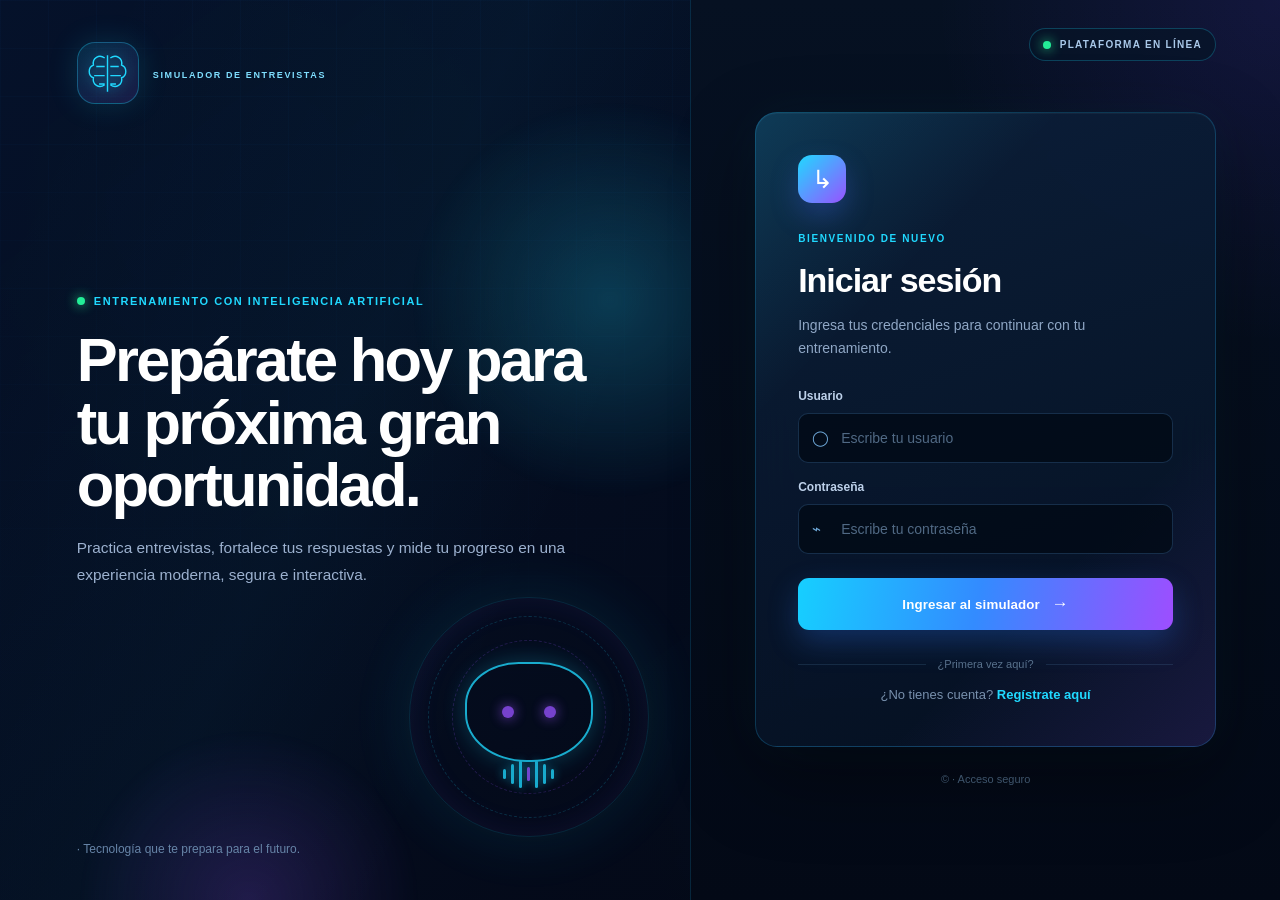
<file: index.html>
<!DOCTYPE html>
<html lang="es">
<head>
  <meta charset="UTF-8"/>
  <meta name="viewport" content="width=device-width, initial-scale=1.0"/>
  <title>A&G | Simulador de Entrevistas</title>
  <link rel="stylesheet" href="css/styles-opcion-c.css"/>
</head>
<body>
<div id="app">
  <aside id="sidebar" aria-label="Navegación principal">
    <div class="brand">
      <div class="brand-mark" aria-hidden="true">
        <svg viewBox="0 0 64 64" role="img"><path d="M32 6v52M28 10c-8-6-18 0-16 10-8 3-8 15 0 18-2 10 8 16 16 10M36 10c8-6 18 0 16 10 8 3 8 15 0 18 2 10-8 16-16 10M16 22h12M36 22h12M13 35h15M36 35h15M20 47h8M36 47h8"/></svg>
      </div>
      <div class="brand-copy">
        <strong>Simulador</strong>
      </div>
    </div>

    <nav class="nav-menu">
      <a class="nav-item active" href="#" aria-current="page"><span class="nav-icon">⌂</span><span>Inicio</span></a>

    </nav>

    <div class="sidebar-card">
      <p>Tecnología que te prepara para el futuro.</p>
      <div class="chip-art" aria-hidden="true">⌘</div>
    </div>
  </aside>

  <main id="main">
    <div class="tech-face" aria-hidden="true">
      <svg viewBox="0 0 420 250" preserveAspectRatio="xMidYMid slice">
        <defs>
          <linearGradient id="faceGlow" x1="0" y1="0" x2="1" y2="1"><stop stop-color="#13c9ff"/><stop offset="1" stop-color="#954cff"/></linearGradient>
          <filter id="glow"><feGaussianBlur stdDeviation="3" result="b"/><feMerge><feMergeNode in="b"/><feMergeNode in="SourceGraphic"/></feMerge></filter>
        </defs>
        <path class="face-line" d="M286 14c-42 18-74 62-67 105 4 25 21 38 36 52 13 12 17 30 6 57M286 14c45 12 81 47 96 91M254 46l34 20-12 29 19 15-12 25 13 20-31 25"/>
        <g class="nodes"><circle cx="291" cy="25" r="3"/><circle cx="332" cy="38" r="3"/><circle cx="356" cy="67" r="3"/><circle cx="276" cy="66" r="3"/><circle cx="303" cy="91" r="3"/><circle cx="270" cy="120" r="3"/><circle cx="304" cy="143" r="3"/><circle cx="284" cy="176" r="3"/></g>
        <path class="wave" d="M10 146h48l8-18 10 37 12-62 12 83 13-49 14 25 13-48 16 31h64"/>
      </svg>
    </div>

    <header>
      <div class="header-copy">
        <h1>Entrenamiento de Voz</h1>
        <p class="subtitle">El sistema habla la pregunta — luego tú respondes por micrófono</p>
        <div id="user-bar">
          <span class="online-user-dot"></span>
          <span id="user-info">Conectado como <strong id="user-nombre">—</strong></span>
        </div>
      </div>
      <div class="header-actions">
        <div id="onair" class="onair"><span class="onair-dot"></span><span id="onair-txt">FUERA DE LÍNEA</span></div>
        <button class="btn btn-secondary" id="btn-logout" onclick="cerrarSesion()">Cerrar sesión <span>⇥</span></button>
      </div>
    </header>

    <section id="grid">
      <article class="card camera-card">
        <div class="card-hdr">
          <div class="hdr-icon camera-icon">▣</div>
          <span class="title">Cámara en vivo</span>
          <span class="badge" id="badge-cam">Inactiva</span>
          <div class="dot sr-only" id="dot-cam"></div>
        </div>
        <div class="card-body">
          <div id="cam-wrap">
            <video id="video" autoplay playsinline></video>
            <canvas id="canvas"></canvas>
            <div id="cam-ph">
              <svg width="54" height="54" fill="none" stroke="currentColor" stroke-width="1.4" viewBox="0 0 24 24"><path d="M15 10l4.553-2.277A1 1 0 0121 8.723v6.554a1 1 0 01-1.447.9L15 14M3 8a2 2 0 012-2h10a2 2 0 012 2v8a2 2 0 01-2 2H5a2 2 0 01-2-2V8z"/></svg>
              <strong>Cámara no iniciada</strong>
              <span>Activa tu cámara para comenzar la evaluación</span>
            </div>
            <div id="attn-badge">👁 Cargando…</div>
          </div>

          <div class="question-heading"><span>?</span><b>PREGUNTA ACTUAL</b></div>
          <div id="question-box">Inicia la evaluación para ver la pregunta…</div>

          <div class="btn-row">
            <button class="btn btn-primary" id="btn-cam">▣ Activar cámara</button>
            <button class="btn btn-secondary" id="btn-reset">↻ Reiniciar</button>
          </div>
        </div>
      </article>

      <article class="card status-card">
        <div class="card-hdr">
          <div class="hdr-icon pulse-icon">⌁</div>
          <span class="title">Estado del sistema</span>
          <div class="dot sr-only" id="dot-mic"></div>
        </div>
        <div class="card-body">
          <section class="status-section status-compact">
            <div class="round-icon">◷</div>
            <div><p class="sec-label accent">ESTADO</p><div id="status-row"><span id="status-big">●</span><span id="status-txt">Esperando inicio…</span></div></div>
          </section>

          <div id="speaking-ring"><span class="ring-icon">◖</span><span id="speaking-txt">Reproduciendo pregunta…</span></div>

          <section class="status-section status-compact">
            <div class="round-icon">⌁</div>
            <div class="grow"><p class="sec-label accent">PROGRESO</p><div id="progress-wrap"><span id="progress-label">—</span><div id="dots-wrap"></div></div></div>
          </section>

          <section class="status-section field-section">
            <div class="round-icon">♩</div>
            <div class="grow"><p class="sec-label accent">MICRÓFONO</p><div id="wave-wrap"><canvas id="waveform"></canvas></div></div>
          </section>

          <section class="status-section field-section">
            <div class="round-icon">▤</div>
            <div class="grow"><p class="sec-label accent">TRANSCRIPCIÓN RECONOCIDA</p><div id="transcript">Aún no hay audio…</div></div>
          </section>

          <section class="result-section">
            <div class="question-heading"><span>+</span><b>ACIERTOS DE ÚLTIMA RESPUESTA</b></div>
            <div class="result-content">
              <div class="score-ring"><p id="pct-big">—</p></div>
              <div class="bar-group">
                <div class="bar-track"><div class="bar-fill" id="result-fill"></div></div>
                <p class="sec-label dim top-gap">FALTANTES</p>
                <p id="missing">Sin resultados aún</p>
              </div>
            </div>
          </section>

          <button class="btn btn-primary btn-full" id="btn-eval">▶▶ Iniciar evaluación</button>
          <button class="btn btn-danger btn-full" id="btn-stop" disabled>⊗ Detener</button>
        </div>
      </article>
    </section>

    <section id="report"><h2>📊 Reporte de sesión</h2><div id="report-content"></div></section>
    <footer id="footer"><span>©· Simulador de entrevistas</span><span id="footer-r">● Listo</span></footer>
  </main>
</div>

<script src="js/auth-guard.js"></script>
<script src="js/config.js"></script>
<script src="js/estado.js"></script>
<script src="js/ui.js"></script>
<script src="js/camara.js"></script>
<script src="js/microfono.js"></script>
<script src="js/evaluacion.js"></script>
<script src="js/app.js"></script>
<script>
  document.addEventListener('DOMContentLoaded', () => {
    const username = localStorage.getItem('auth_username')
    document.getElementById('user-nombre').textContent = username || '—'
  })
  setInterval(() => {
    const activo = typeof Estado !== 'undefined' && Estado.camRunning && Estado.micActive
    const badge = document.getElementById('onair')
    const txt = document.getElementById('onair-txt')
    if (!badge) return
    badge.classList.toggle('live', !!activo)
    txt.textContent = activo ? 'EN LÍNEA' : 'FUERA DE LÍNEA'
  }, 400)
</script>
</body>
</html>
</file>
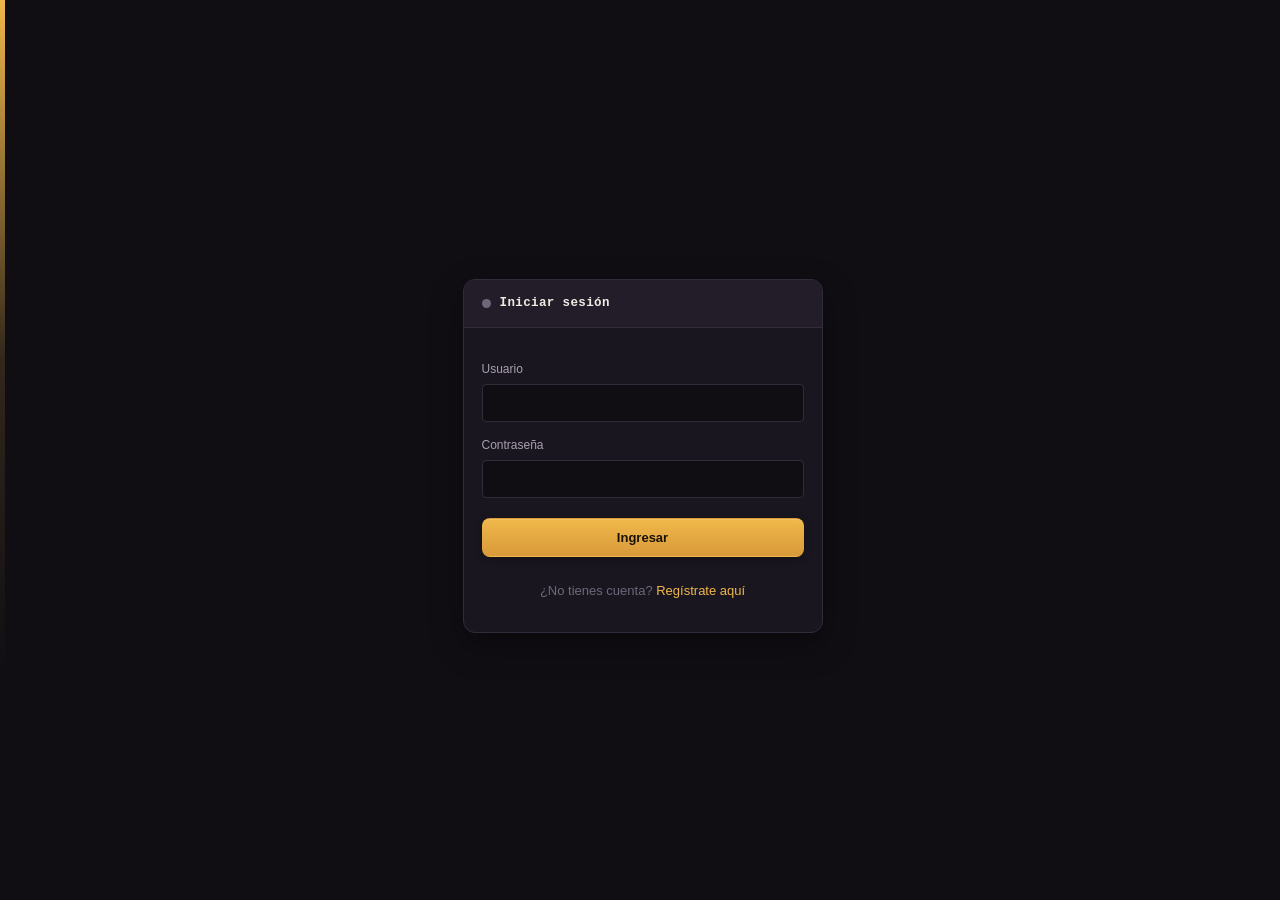
<file: copia_respaldo/index.html>
<!DOCTYPE html>
<html lang="es">
<head>
  <meta charset="UTF-8"/>
  <meta name="viewport" content="width=device-width, initial-scale=1.0"/>
  <title>Sistema de Evaluación</title>
  <link rel="stylesheet" href="css/styles-opcion-c.css"/>
  <link rel="stylesheet" href="css/auth.css"/>
</head>
<body>

<div id="app">
  <div id="sidebar"></div>
  <div id="main">

    <!-- ── Header ───────────────────────────── -->
    <header>
      <div class="eyebrow-row">
        <div class="eyebrow">◆  SISTEMA DE EVALUACIÓN</div>
        <div id="onair" class="onair">
          <span class="onair-dot"></span>
          <span id="onair-txt">FUERA DE LÍNEA</span>
        </div>
      </div>
      <h1>Entrenamiento de Voz</h1>
      <p class="subtitle">El sistema habla la pregunta — luego tú respondes por micrófono</p>

      <div id="user-bar">
        <span id="user-info">Conectado como <strong id="user-nombre">—</strong></span>
        <button class="btn btn-secondary" id="btn-logout" onclick="cerrarSesion()">Cerrar sesión</button>
      </div>
    </header>
    <div class="sep"></div>
    <div class="sep2"></div>

    <!-- ── Grid ─────────────────────────────── -->
    <div id="grid">

      <!-- Card: Cámara -->
      <div class="card">
        <div class="card-hdr">
          <div class="dot" id="dot-cam"></div>
          <span class="title">Cámara en vivo</span>
          <span class="badge" id="badge-cam">Inactiva</span>
        </div>
        <div class="card-body">

          <div id="cam-wrap">
            <video id="video" autoplay playsinline></video>
            <canvas id="canvas"></canvas>
            <div id="cam-ph">
              <svg width="44" height="44" fill="none" stroke="currentColor" stroke-width="1.4" viewBox="0 0 24 24">
                <path d="M15 10l4.553-2.277A1 1 0 0121 8.723v6.554a1 1 0 01-1.447.9L15 14
                         M3 8a2 2 0 012-2h10a2 2 0 012 2v8a2 2 0 01-2 2H5a2 2 0 01-2-2V8z"/>
              </svg>
              Cámara no iniciada
            </div>
            <div id="attn-badge">👁 Cargando…</div>
          </div>

          <p class="sec-label accent">PREGUNTA ACTUAL</p>
          <div id="question-box">Inicia la evaluación para ver la pregunta…</div>

          <div class="btn-row">
            <button class="btn btn-primary"   id="btn-cam">▶ Cámara</button>
            <button class="btn btn-secondary" id="btn-reset">↺ Reiniciar</button>
          </div>

        </div>
      </div>

      <!-- Card: Estado / Micrófono -->
      <div class="card">
        <div class="card-hdr">
          <div class="dot" id="dot-mic"></div>
          <span class="title">Estado del sistema</span>
        </div>
        <div class="card-body">

          <p class="sec-label accent">ESTADO</p>
          <div class="divider"></div>
          <div id="status-row">
            <span id="status-big">●</span>
            <span id="status-txt">Esperando inicio…</span>
          </div>

          <div id="speaking-ring">
            <span class="ring-icon">🔊</span>
            <span id="speaking-txt">Reproduciendo pregunta…</span>
          </div>

          <div>
            <p class="sec-label accent">PROGRESO</p>
            <div class="divider"></div>
            <div id="progress-wrap">
              <span id="progress-label">—</span>
              <div id="dots-wrap"></div>
            </div>
          </div>

          <p class="sec-label dim">MICRÓFONO</p>
          <div id="wave-wrap"><canvas id="waveform"></canvas></div>

          <p class="sec-label dim">TRANSCRIPCIÓN RECONOCIDA</p>
          <div id="transcript">Aún no hay audio…</div>

          <div class="divider"></div>
          <div class="bar-group">
            <p class="bar-lbl">Acierto de última respuesta</p>
            <div class="bar-track"><div class="bar-fill" id="result-fill"></div></div>
            <p id="pct-big">—</p>
            <p class="sec-label dim top-gap">FALTANTES</p>
            <p id="missing">Sin resultados aún</p>
          </div>

          <button class="btn btn-primary btn-full" id="btn-eval">▶▶ Iniciar evaluación</button>
          <button class="btn btn-danger  btn-full" id="btn-stop" disabled>■ Detener</button>

        </div>
      </div>

    </div><!-- /grid -->

    <!-- ── Reporte final ─────────────────────── -->
    <section id="report">
      <h2>📊 Reporte de sesión</h2>
      <div id="report-content"></div>
    </section>

  </div><!-- /main -->
</div><!-- /app -->

<footer id="footer">
  <span>© Sistema de Evaluación</span>
  <span id="footer-r">● Listo</span>
</footer>

<script src="js/auth-guard.js"></script>
<script src="js/config.js"></script>
<script src="js/estado.js"></script>
<script src="js/ui.js"></script>
<script src="js/camara.js"></script>
<script src="js/microfono.js"></script>
<script src="js/evaluacion.js"></script>
<script src="js/app.js"></script>

<script>
  document.addEventListener('DOMContentLoaded', () => {
    const username = localStorage.getItem('auth_username')
    document.getElementById('user-nombre').textContent = username || '—'
  })

  // Indicador "ON AIR": se enciende solo cuando camara Y microfono estan
  // activos al mismo tiempo -- exactamente cuando el sistema te esta
  // observando/escuchando de verdad, como el testigo de una cabina de
  // grabacion real.
  setInterval(() => {
    const activo = typeof Estado !== 'undefined' && Estado.camRunning && Estado.micActive
    const badge  = document.getElementById('onair')
    const txt    = document.getElementById('onair-txt')
    if (!badge) return
    badge.classList.toggle('live', !!activo)
    txt.textContent = activo ? 'EN VIVO' : 'FUERA DE LÍNEA'
  }, 400)
</script>

</body>
</html>
</file>
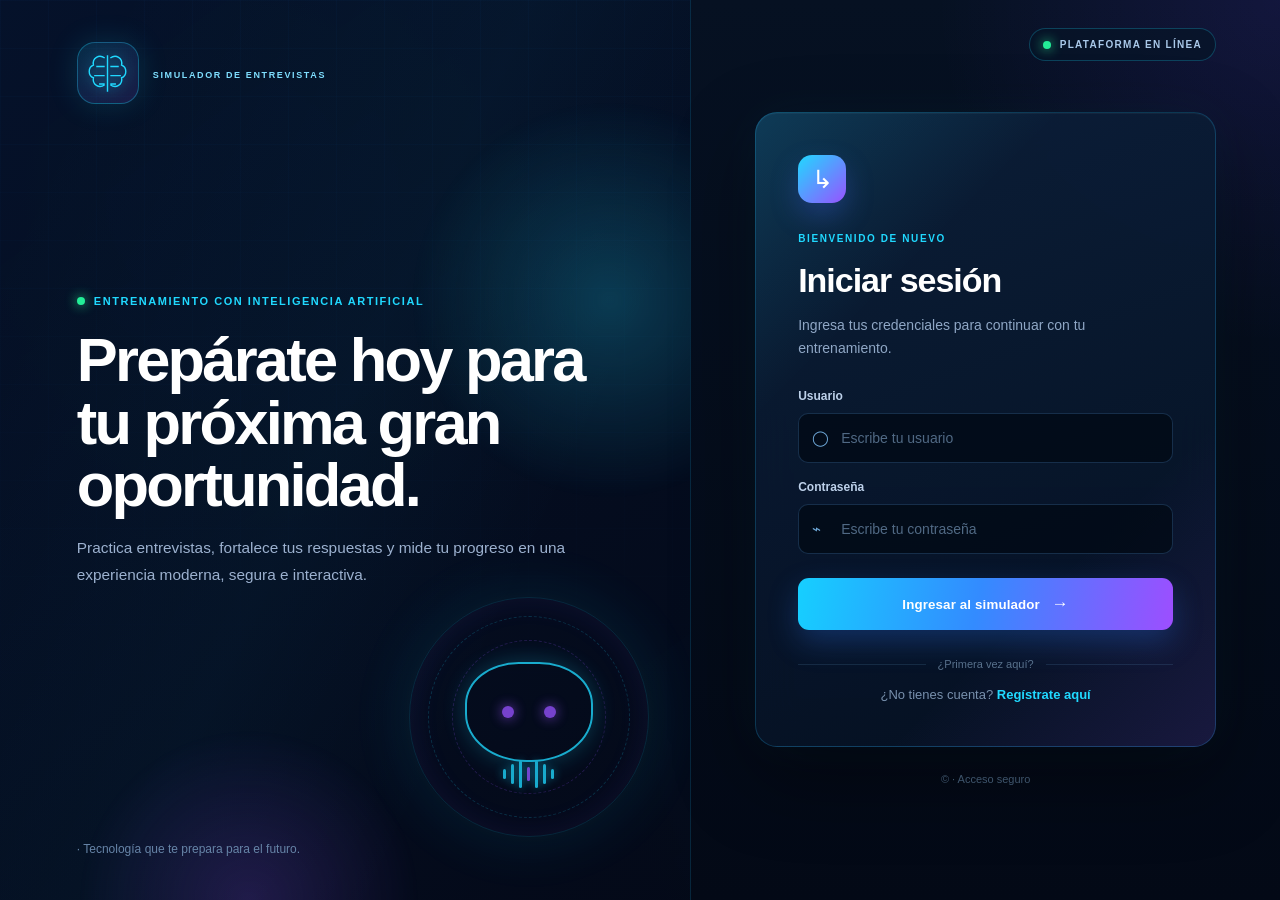
<file: login.html>
<!DOCTYPE html>
<html lang="es">
<head>
  <meta charset="UTF-8"/>
  <meta name="viewport" content="width=device-width, initial-scale=1.0"/>
  <title>Iniciar sesión | A&G Systems</title>
  <link rel="stylesheet" href="css/styles.css"/>
  <link rel="stylesheet" href="css/auth.css"/>
</head>
<body class="auth-page">
<div class="auth-shell">
  <section class="auth-visual" aria-label="Presentación de A&G Systems">
    <div class="auth-grid"></div>
    <div class="auth-orb auth-orb-one"></div>
    <div class="auth-orb auth-orb-two"></div>

    <a class="auth-brand" href="login.html" aria-label="A&G Systems">
      <span class="auth-brand-mark" aria-hidden="true">
        <svg viewBox="0 0 64 64"><path d="M32 6v52M28 10c-8-6-18 0-16 10-8 3-8 15 0 18-2 10 8 16 16 10M36 10c8-6 18 0 16 10 8 3 8 15 0 18 2 10-8 16-16 10M16 22h12M36 22h12M13 35h15M36 35h15M20 47h8M36 47h8"/></svg>
      </span>
      <span><small>SIMULADOR DE ENTREVISTAS</small></span>
    </a>

    <div class="auth-hero-copy">
      <span class="auth-kicker"><i></i> ENTRENAMIENTO CON INTELIGENCIA ARTIFICIAL</span>
      <h1>Prepárate hoy para tu próxima gran oportunidad.</h1>
      <p>Practica entrevistas, fortalece tus respuestas y mide tu progreso en una experiencia moderna, segura e interactiva.</p>
   
    </div>

    <div class="auth-ai" aria-hidden="true">
      <div class="auth-ai-head">
        <span class="auth-ai-eye"></span>
        <span class="auth-ai-eye"></span>
      </div>
      <div class="auth-ai-wave"><i></i><i></i><i></i><i></i><i></i><i></i><i></i></div>
    </div>

    <p class="auth-visual-footer">· Tecnología que te prepara para el futuro.</p>
  </section>

  <main class="auth-panel">
    <div class="auth-panel-top">
      <span class="auth-status"><i></i> PLATAFORMA EN LÍNEA</span>
    </div>

    <div class="auth-card-new">
      <div class="auth-card-icon" aria-hidden="true">↳</div>
      <div class="auth-heading">
        <span>BIENVENIDO DE NUEVO</span>
        <h2>Iniciar sesión</h2>
        <p>Ingresa tus credenciales para continuar con tu entrenamiento.</p>
      </div>

      <form id="form-login" novalidate>
        <label class="auth-label" for="login-username">Usuario</label>
        <div class="auth-field">
          <span class="auth-field-icon">◯</span>
          <input class="auth-input" type="text" id="login-username" name="username" autocomplete="username" placeholder="Escribe tu usuario" required/>
        </div>

        <label class="auth-label" for="login-password">Contraseña</label>
        <div class="auth-field">
          <span class="auth-field-icon">⌁</span>
          <input class="auth-input" type="password" id="login-password" name="password" autocomplete="current-password" placeholder="Escribe tu contraseña" required/>
        </div>

        <div id="login-mensaje" class="auth-mensaje" style="display:none;"></div>

        <button type="submit" id="btn-login" class="auth-submit">Ingresar al simulador <span>→</span></button>
      </form>

      <div class="auth-divider"><span>¿Primera vez aquí?</span></div>
      <p class="auth-link">¿No tienes cuenta? <a href="registro.html">Regístrate aquí</a></p>
    </div>

    <p class="auth-panel-footer">©  · Acceso seguro</p>
  </main>
</div>
<script src="js/config.js"></script>
<script src="js/auth.js"></script>
</body>
</html>
</file>
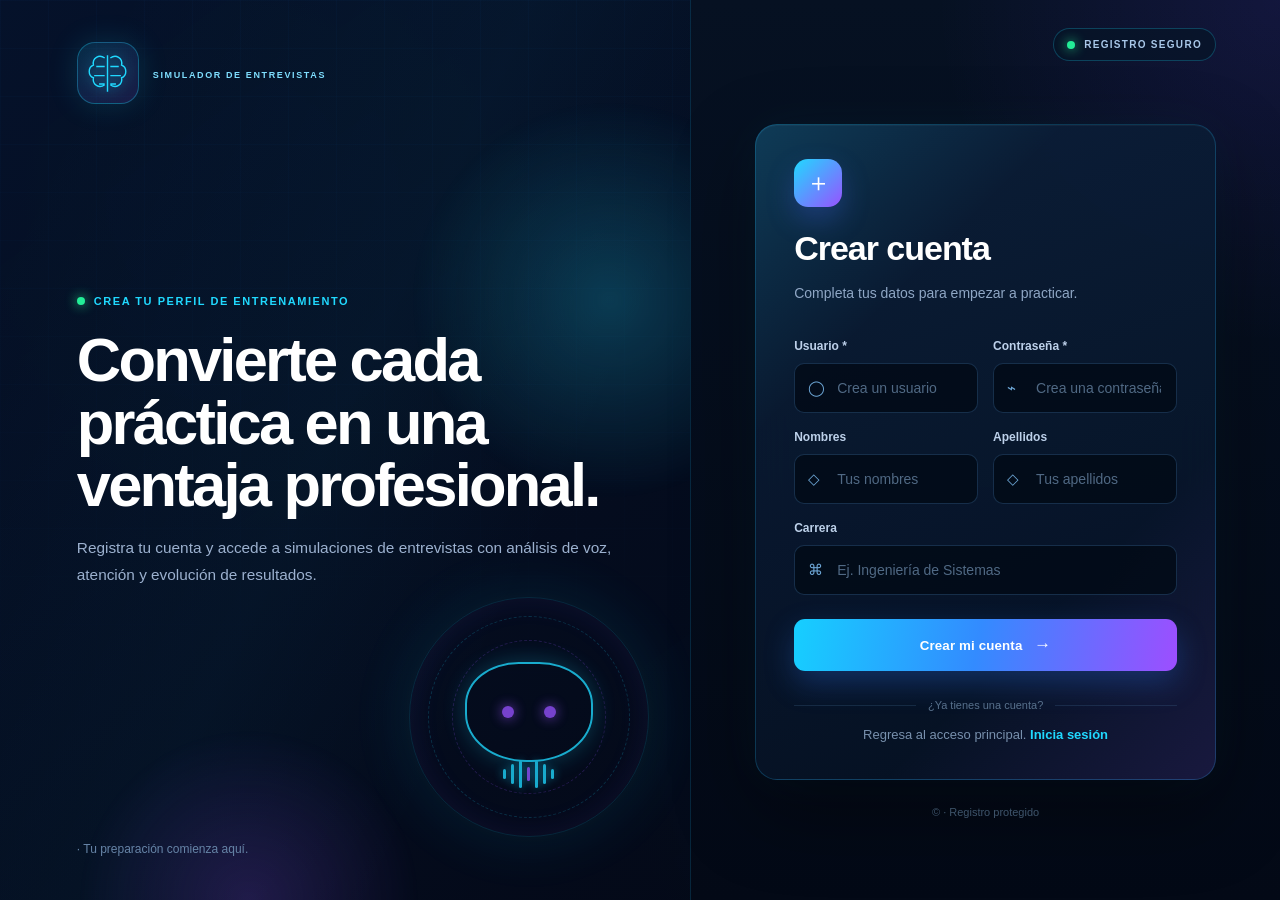
<file: registro.html>
<!DOCTYPE html>
<html lang="es">
<head>
  <meta charset="UTF-8"/>
  <meta name="viewport" content="width=device-width, initial-scale=1.0"/>
  <title>Crear cuenta | A&G Systems</title>
  <link rel="stylesheet" href="css/styles.css"/>
  <link rel="stylesheet" href="css/auth.css"/>
</head>
<body class="auth-page">
<div class="auth-shell">
  <section class="auth-visual" aria-label="Presentación de A&G Systems">
    <div class="auth-grid"></div>
    <div class="auth-orb auth-orb-one"></div>
    <div class="auth-orb auth-orb-two"></div>

    <a class="auth-brand" href="login.html" aria-label="A&G Systems">
      <span class="auth-brand-mark" aria-hidden="true">
        <svg viewBox="0 0 64 64"><path d="M32 6v52M28 10c-8-6-18 0-16 10-8 3-8 15 0 18-2 10 8 16 16 10M36 10c8-6 18 0 16 10 8 3 8 15 0 18 2 10-8 16-16 10M16 22h12M36 22h12M13 35h15M36 35h15M20 47h8M36 47h8"/></svg>
      </span>
      <span><small>SIMULADOR DE ENTREVISTAS</small></span>
    </a>

    <div class="auth-hero-copy">
      <span class="auth-kicker"><i></i> CREA TU PERFIL DE ENTRENAMIENTO</span>
      <h1>Convierte cada práctica en una ventaja profesional.</h1>
      <p>Registra tu cuenta y accede a simulaciones de entrevistas con análisis de voz, atención y evolución de resultados.</p>
  
    </div>

    <div class="auth-ai" aria-hidden="true">
      <div class="auth-ai-head">
        <span class="auth-ai-eye"></span>
        <span class="auth-ai-eye"></span>
      </div>
      <div class="auth-ai-wave"><i></i><i></i><i></i><i></i><i></i><i></i><i></i></div>
    </div>

    <p class="auth-visual-footer"> · Tu preparación comienza aquí.</p>
  </section>

  <main class="auth-panel auth-panel-register">
    <div class="auth-panel-top"><span class="auth-status"><i></i> REGISTRO SEGURO</span></div>

    <div class="auth-card-new auth-card-register">
      <div class="auth-card-icon" aria-hidden="true">＋</div>
      <div class="auth-heading">
        <h2>Crear cuenta</h2>
        <p>Completa tus datos para empezar a practicar.</p>
      </div>

      <form id="form-registro" novalidate>
        <div class="auth-form-grid">
          <div class="auth-form-group">
            <label class="auth-label" for="reg-username">Usuario *</label>
            <div class="auth-field"><span class="auth-field-icon">◯</span><input class="auth-input" type="text" id="reg-username" name="username" autocomplete="username" placeholder="Crea un usuario" required/></div>
          </div>
          <div class="auth-form-group">
            <label class="auth-label" for="reg-password">Contraseña *</label>
            <div class="auth-field"><span class="auth-field-icon">⌁</span><input class="auth-input" type="password" id="reg-password" name="password" autocomplete="new-password" placeholder="Crea una contraseña" required/></div>
          </div>
          <div class="auth-form-group">
            <label class="auth-label" for="reg-nombres">Nombres</label>
            <div class="auth-field"><span class="auth-field-icon">◇</span><input class="auth-input" type="text" id="reg-nombres" name="nombres" autocomplete="given-name" placeholder="Tus nombres"/></div>
          </div>
          <div class="auth-form-group">
            <label class="auth-label" for="reg-apellidos">Apellidos</label>
            <div class="auth-field"><span class="auth-field-icon">◇</span><input class="auth-input" type="text" id="reg-apellidos" name="apellidos" autocomplete="family-name" placeholder="Tus apellidos"/></div>
          </div>
          <div class="auth-form-group auth-form-full">
            <label class="auth-label" for="reg-carrera">Carrera</label>
            <div class="auth-field"><span class="auth-field-icon">⌘</span><input class="auth-input" type="text" id="reg-carrera" name="carrera" placeholder="Ej. Ingeniería de Sistemas"/></div>
          </div>
        </div>

        <div id="registro-mensaje" class="auth-mensaje" style="display:none;"></div>
        <button type="submit" id="btn-registro" class="auth-submit">Crear mi cuenta <span>→</span></button>
      </form>

      <div class="auth-divider"><span>¿Ya tienes una cuenta?</span></div>
      <p class="auth-link">Regresa al acceso principal. <a href="login.html">Inicia sesión</a></p>
    </div>

    <p class="auth-panel-footer">© · Registro protegido</p>
  </main>
</div>
<script src="js/config.js"></script>
<script src="js/auth.js"></script>
</body>
</html>
</file>
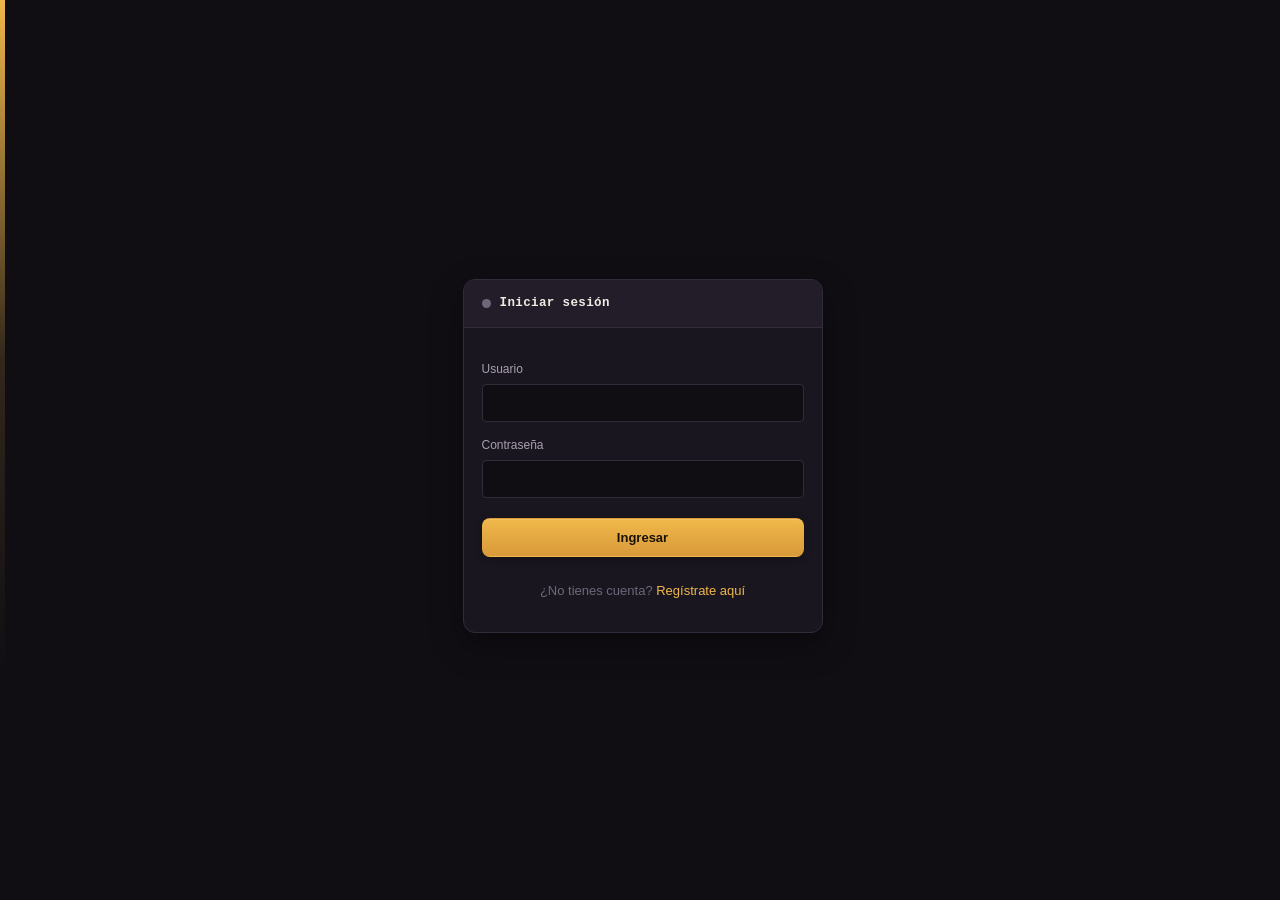
<file: copia_respaldo/login.html>
<!DOCTYPE html>
<html lang="es">
<head>
  <meta charset="UTF-8"/>
  <meta name="viewport" content="width=device-width, initial-scale=1.0"/>
  <title>Iniciar sesión — Sistema de Evaluación</title>
  <link rel="stylesheet" href="css/styles.css"/>
  <link rel="stylesheet" href="css/auth.css"/>
</head>
<body>

<div id="app">
  <div id="sidebar"></div>
  <div id="main">

    <div class="auth-wrap">
      <div class="card auth-card">
        <div class="card-hdr">
          <div class="dot"></div>
          <span class="title">Iniciar sesión</span>
        </div>
        <div class="card-body">

          <form id="form-login" novalidate>

            <label class="auth-label" for="login-username">Usuario</label>
            <input
              class="auth-input"
              type="text"
              id="login-username"
              name="username"
              autocomplete="username"
              required
            />

            <label class="auth-label" for="login-password">Contraseña</label>
            <input
              class="auth-input"
              type="password"
              id="login-password"
              name="password"
              autocomplete="current-password"
              required
            />

            <div id="login-mensaje" class="auth-mensaje" style="display:none;"></div>

            <button type="submit" id="btn-login" class="btn btn-primary btn-full auth-btn">
              Ingresar
            </button>

          </form>

          <p class="auth-link">
            ¿No tienes cuenta? <a href="registro.html">Regístrate aquí</a>
          </p>

        </div>
      </div>
    </div>

  </div>
</div>

<script src="js/config.js"></script>
<script src="js/auth.js"></script>
</body>
</html>
</file>
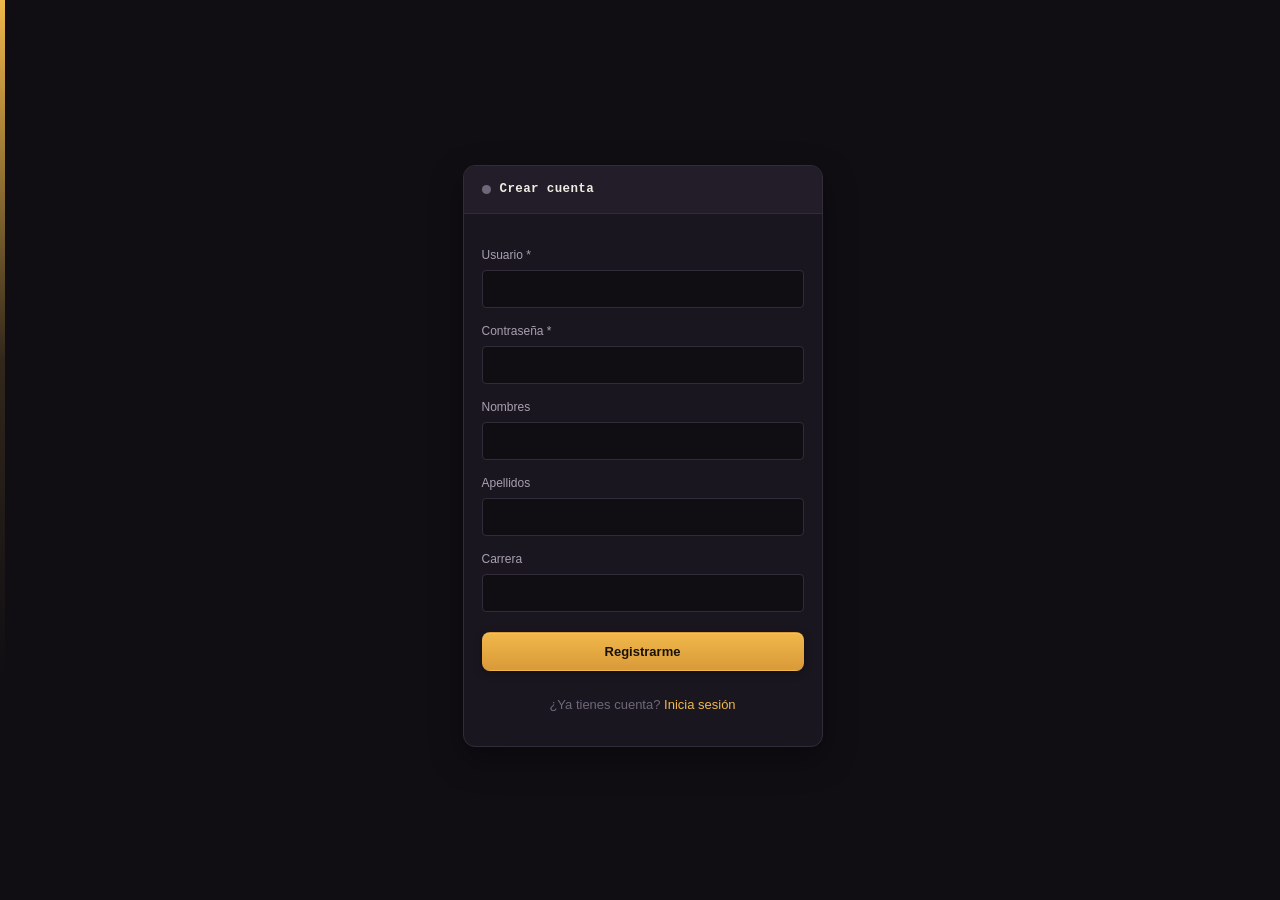
<file: copia_respaldo/registro.html>
<!DOCTYPE html>
<html lang="es">
<head>
  <meta charset="UTF-8"/>
  <meta name="viewport" content="width=device-width, initial-scale=1.0"/>
  <title>Registrarse — Sistema de Evaluación</title>
  <link rel="stylesheet" href="css/styles.css"/>
  <link rel="stylesheet" href="css/auth.css"/>
</head>
<body>

<div id="app">
  <div id="sidebar"></div>
  <div id="main">

    <div class="auth-wrap">
      <div class="card auth-card">
        <div class="card-hdr">
          <div class="dot"></div>
          <span class="title">Crear cuenta</span>
        </div>
        <div class="card-body">

          <form id="form-registro" novalidate>

            <label class="auth-label" for="reg-username">Usuario *</label>
            <input class="auth-input" type="text" id="reg-username" name="username"
                   autocomplete="username" required/>

            <label class="auth-label" for="reg-password">Contraseña *</label>
            <input class="auth-input" type="password" id="reg-password" name="password"
                   autocomplete="new-password" required/>

            <label class="auth-label" for="reg-nombres">Nombres</label>
            <input class="auth-input" type="text" id="reg-nombres" name="nombres"
                   autocomplete="given-name"/>

            <label class="auth-label" for="reg-apellidos">Apellidos</label>
            <input class="auth-input" type="text" id="reg-apellidos" name="apellidos"
                   autocomplete="family-name"/>

            <label class="auth-label" for="reg-carrera">Carrera</label>
            <input class="auth-input" type="text" id="reg-carrera" name="carrera"/>

            <div id="registro-mensaje" class="auth-mensaje" style="display:none;"></div>

            <button type="submit" id="btn-registro" class="btn btn-primary btn-full auth-btn">
              Registrarme
            </button>

          </form>

          <p class="auth-link">
            ¿Ya tienes cuenta? <a href="login.html">Inicia sesión</a>
          </p>

        </div>
      </div>
    </div>

  </div>
</div>

<script src="js/config.js"></script>
<script src="js/auth.js"></script>
</body>
</html>
</file>
<file: css/styles-opcion-c.css>
:root {
  --bg:#040b17; --bg2:#07152a; --sidebar:#061126; --surface:#0a1930; --surface2:#0d213d;
  --border:#173c61; --text:#f4f8ff; --soft:#9cb1ce; --dim:#617797;
  --cyan:#19c7ff; --blue:#2878ff; --purple:#9749ff; --green:#18e17c; --red:#ff4c64;
  --accent:var(--cyan); --accent2:var(--purple); --amber:#ffca43;
  --radius:15px; --radius-sm:10px; --sans:Inter,Segoe UI,Arial,sans-serif;
}
*{box-sizing:border-box} html,body{margin:0;min-height:100%;background:var(--bg);color:var(--text);font-family:var(--sans);font-size:14px} body{overflow-x:hidden}
button,a{font:inherit}.sr-only{position:absolute!important;width:1px!important;height:1px!important;overflow:hidden!important;clip:rect(0,0,0,0)!important}
#app{min-height:100vh;display:flex;background:radial-gradient(circle at 82% 4%,rgba(32,82,164,.22),transparent 28%),linear-gradient(135deg,#040b17 0%,#071428 52%,#050b18 100%)}
#sidebar{position:fixed;inset:0 auto 0 0;width:222px;padding:28px 18px 22px;background:linear-gradient(180deg,rgba(7,19,42,.99),rgba(4,14,31,.99));border-right:1px solid rgba(47,116,179,.28);display:flex;flex-direction:column;z-index:10;box-shadow:18px 0 45px rgba(0,0,0,.18)}
.brand{display:flex;align-items:center;gap:9px;padding:0 13px 28px}.brand-mark{width:54px;height:54px}.brand-mark svg{width:100%;height:100%;fill:none;stroke:url(#x);stroke:var(--cyan);stroke-width:1.8;filter:drop-shadow(0 0 7px rgba(25,199,255,.45))}.brand-copy{display:flex;flex-direction:column}.brand-copy strong{font-size:38px;line-height:.9;letter-spacing:-3px;background:linear-gradient(90deg,var(--cyan),var(--purple));-webkit-background-clip:text;color:transparent;text-shadow:0 0 24px rgba(113,73,255,.25)}.brand-copy span{font-size:8px;color:#66dfff;letter-spacing:.06em;margin-top:8px;white-space:nowrap}
.nav-menu{display:flex;flex-direction:column;gap:7px;margin:5px 0}.nav-item{height:47px;padding:0 14px;display:flex;align-items:center;gap:13px;color:#9db3d2;text-decoration:none;border-radius:8px;border-left:3px solid transparent;transition:.2s}.nav-item:hover{color:white;background:rgba(32,109,177,.12)}.nav-item.active{color:white;background:linear-gradient(90deg,rgba(21,174,237,.3),rgba(51,85,163,.08));border-left-color:var(--cyan);box-shadow:inset 0 0 22px rgba(27,129,213,.14),-5px 0 18px rgba(25,199,255,.18)}.nav-icon{width:24px;height:24px;display:grid;place-items:center;border:1px solid currentColor;border-radius:6px;font-size:16px}.nav-item.active .nav-icon{background:linear-gradient(135deg,var(--cyan),var(--purple));border:0;box-shadow:0 0 14px rgba(25,199,255,.55)}
.sidebar-card{margin-top:auto;padding:22px 18px;border:1px solid #135184;border-radius:12px;background:linear-gradient(145deg,rgba(15,42,74,.82),rgba(7,20,43,.92));box-shadow:inset 0 0 28px rgba(36,111,190,.1);position:relative;overflow:hidden}.sidebar-card:after{content:"";position:absolute;inset:auto -35px -55px auto;width:130px;height:130px;border:1px solid rgba(23,135,216,.18);transform:rotate(45deg)}.mini-brand{font-size:16px;color:#27bdff}.mini-brand b{background:linear-gradient(90deg,var(--cyan),var(--purple));-webkit-background-clip:text;color:transparent;margin-right:7px}.sidebar-card p{color:#9fb5d3;line-height:1.7;font-size:12px}.chip-art{font-size:48px;color:#1d8fd6;opacity:.45;text-align:center}
#main{margin-left:222px;width:calc(100% - 222px);min-height:100vh;padding:28px 34px 16px;position:relative;overflow:hidden}.tech-face{position:absolute;right:-12px;top:0;width:390px;height:220px;opacity:.78;pointer-events:none}.tech-face svg{width:100%;height:100%}.face-line,.wave{fill:none;stroke:url(#faceGlow);stroke-width:1.2;filter:url(#glow)}.nodes{fill:#8a59ff;filter:url(#glow)}
header{min-height:112px;display:flex;justify-content:space-between;align-items:flex-start;position:relative;z-index:2;padding:0 152px 0 0}.header-copy h1{font-size:27px;margin:0 0 7px;font-weight:750;letter-spacing:-.02em}.subtitle{margin:0;color:#86a2c8;font-style:italic;font-size:13px}#user-bar{margin-top:25px;display:flex;align-items:center;gap:7px;color:#91a8c5;font-size:12px}.online-user-dot{width:8px;height:8px;border-radius:50%;background:var(--green);box-shadow:0 0 10px var(--green)}#user-info strong{color:#18e17c;font-weight:500}.header-actions{display:flex;flex-direction:column;align-items:flex-end;gap:48px;z-index:3}.onair{display:inline-flex;align-items:center;gap:8px;border:1px solid #2f6f9e;border-radius:999px;padding:6px 12px;color:#9ab4d1;background:rgba(5,17,34,.72);font-size:10px;letter-spacing:.12em}.onair-dot{width:7px;height:7px;border-radius:50%;background:var(--green);box-shadow:0 0 8px var(--green)}.onair.live{color:#dfffee;border-color:#20d878}.onair.live .onair-dot{animation:pulse 1.4s infinite}@keyframes pulse{50%{box-shadow:0 0 0 7px rgba(24,225,124,0)}}
#grid{display:grid;grid-template-columns:minmax(480px,1fr) minmax(430px,1.16fr);gap:16px;position:relative;z-index:2}.card{background:linear-gradient(145deg,rgba(10,28,52,.94),rgba(7,20,40,.95));border:1px solid rgba(38,94,145,.45);border-radius:var(--radius);overflow:hidden;box-shadow:0 14px 35px rgba(0,0,0,.25),inset 0 1px rgba(255,255,255,.025)}.card-hdr{height:61px;display:flex;align-items:center;gap:12px;padding:0 20px;border-bottom:1px solid rgba(56,111,162,.26)}.card-hdr .title{font-size:15px;font-weight:650;flex:1}.hdr-icon{font-size:21px;color:var(--cyan);text-shadow:0 0 12px rgba(25,199,255,.75)}.pulse-icon{font-size:26px}.badge{font-size:9px;text-transform:uppercase;letter-spacing:.04em;padding:5px 12px;border-radius:999px;background:#5e6d83;color:#e5edf7}.card-body{padding:18px 20px 20px}
#cam-wrap{height:290px;background:#010306;border:2px solid transparent;border-radius:9px;position:relative;overflow:hidden;margin-bottom:22px;background-image:linear-gradient(#010306,#010306),linear-gradient(120deg,var(--purple),var(--cyan));background-origin:border-box;background-clip:padding-box,border-box;box-shadow:0 0 17px rgba(25,199,255,.3),0 0 16px rgba(151,73,255,.22)}#video{width:100%;height:100%;object-fit:cover;transform:scaleX(-1);display:none}#canvas{display:none}#cam-ph{position:absolute;inset:0;display:flex;flex-direction:column;align-items:center;justify-content:center;color:#687b98;gap:11px;text-align:center}#cam-ph svg{color:#7489a8}#cam-ph strong{font-weight:500;color:#8296b5}#cam-ph span{font-size:11px;color:#667b9a}#attn-badge{position:absolute;top:10px;left:10px;display:none;background:rgba(3,11,23,.82);padding:6px 9px;border-radius:6px;font-size:10px}
.question-heading{display:flex;align-items:center;gap:8px;margin:0 0 10px;color:#d37dff;font-size:11px}.question-heading span{display:grid;place-items:center;width:22px;height:22px;border:1px solid #23b7ef;border-radius:50%;color:#be6cff;box-shadow:0 0 10px rgba(36,181,239,.2)}#question-box{min-height:55px;display:flex;align-items:center;padding:0 15px;border:1px solid #235681;border-radius:7px;background:rgba(7,20,40,.65);color:#9baec8;font-size:12px}#question-box.active{color:white;border-color:#557cff;box-shadow:inset 0 0 20px rgba(81,78,226,.1)}
.btn-row{display:grid;grid-template-columns:1fr .86fr;gap:16px;margin-top:20px}.btn{min-height:43px;border-radius:6px;border:1px solid transparent;font-weight:650;color:white;cursor:pointer;transition:.18s}.btn:hover:not(:disabled){transform:translateY(-1px);filter:brightness(1.09)}.btn:disabled{opacity:.38;cursor:not-allowed}.btn-primary{background:linear-gradient(90deg,#1cc4ff 0%,#267df9 48%,#9948ff 100%);box-shadow:0 0 18px rgba(62,111,255,.32)}.btn-secondary{background:rgba(6,18,37,.74);border-color:#245781;color:#35c8ff}.btn-danger{background:transparent;border-color:#8f2d50;color:#ff5368}.btn-full{width:100%;margin-top:12px}#btn-logout{min-height:36px;padding:0 16px;border-color:#1879a9;color:#27c7ff;background:rgba(4,20,38,.7)}#btn-logout span{font-size:18px;margin-left:14px}
.status-card .card-body{padding-top:12px}.status-section{display:flex;gap:12px;padding:10px 0 14px;border-bottom:1px solid rgba(48,96,142,.28)}.status-compact{min-height:75px}.field-section{align-items:center}.round-icon{flex:0 0 40px;width:40px;height:40px;border:1px solid #174f79;border-radius:50%;display:grid;place-items:center;color:#a755ff;font-size:18px;background:rgba(7,26,49,.75);box-shadow:inset 0 0 15px rgba(62,96,181,.12)}.grow{flex:1}.sec-label{margin:0 0 7px;font-size:9px;font-weight:700;letter-spacing:.04em}.sec-label.accent{color:#2dbdf2}.sec-label.dim{color:#778da8}.top-gap{margin-top:8px}#status-row{display:flex;gap:8px;align-items:center;color:#d9e5f3;font-size:12px}#status-big{font-size:8px;color:var(--dim)}#speaking-ring{display:none;align-items:center;gap:8px;padding:8px 12px;margin:6px 0;border:1px solid rgba(151,73,255,.34);background:rgba(95,44,160,.12);border-radius:7px;color:#c187ff;font-size:11px}#progress-wrap{display:flex;align-items:center;gap:12px}#progress-label{color:#d7e4f4}#dots-wrap{display:flex;gap:5px;flex-wrap:wrap}.q-dot{width:8px;height:8px;border-radius:50%;background:#203b58;border:1px solid #2a547a}.q-dot.current{background:var(--cyan)}.q-dot.done{background:var(--green)}.q-dot.failed{background:var(--red)}#wave-wrap,#transcript{height:39px;border:1px solid #1a486f;border-radius:6px;background:rgba(4,13,28,.55)}#wave-wrap{padding:2px 8px}#waveform{display:block;width:100%;height:33px}#transcript{padding:11px 13px;color:#778ca8;font-size:11px}
.result-section{padding:17px 0 0}.result-content{display:flex;align-items:center;gap:20px}.score-ring{width:72px;height:72px;border-radius:50%;display:grid;place-items:center;background:radial-gradient(circle,#09203a 57%,transparent 59%),conic-gradient(var(--cyan) 0 27%,#15334e 27%);box-shadow:0 0 15px rgba(25,199,255,.14)}#pct-big{margin:0;color:#e7f6ff;font-size:18px;font-weight:650}.bar-group{flex:1}.bar-track{height:5px;border-radius:999px;background:#122c48;overflow:hidden}.bar-fill{height:100%;width:0;background:var(--cyan);transition:.3s}#missing{margin:0;color:#c1cfe0;font-size:12px}
#report{display:none;margin-top:18px;padding:20px;background:rgba(8,24,45,.96);border:1px solid #1d527d;border-radius:12px;position:relative;z-index:2}#report h2{margin-top:0}.report-row{display:flex;justify-content:space-between;padding:8px;border-bottom:1px solid #153955}.report-val{font-weight:bold}#footer{display:flex;justify-content:space-between;margin-top:15px;padding-top:11px;color:#49617e;font-size:10px;border-top:1px solid rgba(41,84,124,.2);position:relative;z-index:2}
@media(max-width:1120px){#grid{grid-template-columns:1fr}.tech-face{opacity:.35}header{padding-right:80px}}@media(max-width:760px){#sidebar{position:relative;width:100%;height:auto;padding:14px}.nav-menu{display:grid;grid-template-columns:repeat(4,1fr)}.sidebar-card{display:none}.brand{padding-bottom:8px}#app{display:block}#main{margin-left:0;width:100%;padding:20px 14px}header{padding:0;min-height:155px}.header-actions{gap:20px}.tech-face{display:none}#grid{grid-template-columns:1fr}.nav-item{padding:8px;height:auto;justify-content:center}.nav-item span:last-child{display:none}#cam-wrap{height:240px}}
</file>
<file: copia_respaldo/css/styles-opcion-c.css>
/* ════════════════════════════════════════════════════════════
   styles.css — Sistema de Evaluación (según referencia A&G,
   sin el logo, sidebar solo con "Inicio")
   Paleta: navy casi negro + gradiente cian → violeta.
   ════════════════════════════════════════════════════════════ */

:root {
  --bg:        #0a0e17;
  --surface:   #11161f;
  --surface-2: #171d2a;
  --border:    #232a3b;
  --text:      #eef1f8;
  --soft:      #8b93a9;
  --dim:       #57607a;

  --accent:    #22d3ee;   /* cian */
  --accent2:   #a855f7;   /* violeta */
  --green:     #34d399;
  --red:       #f66161;
  --amber:     #fbbf24;
  --blue:      #60a5fa;

  --grad: linear-gradient(90deg, var(--accent), var(--accent2));

  --radius:    16px;
  --radius-sm: 10px;

  --mono: 'IBM Plex Mono', 'JetBrains Mono', ui-monospace, 'SF Mono', 'Cascadia Code', 'Courier New', monospace;
  --sans: -apple-system, BlinkMacSystemFont, 'Segoe UI', Roboto, 'Helvetica Neue', Arial, sans-serif;
}

* { box-sizing: border-box; }

html, body {
  margin: 0; padding: 0;
  background: var(--bg);
  color: var(--text);
  font-family: var(--sans);
  font-size: 14px;
  line-height: 1.5;
  -webkit-font-smoothing: antialiased;
}
::selection { background: rgba(34, 211, 238, 0.25); color: var(--text); }

svg { display: block; }

/* ── Layout raiz ────────────────────────────────────────────── */
#app { display: flex; min-height: 100vh; }

/* ── Sidebar: solo "Inicio" ─────────────────────────────────── */
#sidebar {
  width: 210px;
  flex-shrink: 0;
  background: var(--surface);
  border-right: 1px solid var(--border);
  padding: 20px 14px;
}

.nav-item {
  display: flex;
  align-items: center;
  gap: 11px;
  padding: 10px 12px;
  border-radius: var(--radius-sm);
  color: var(--soft);
  text-decoration: none;
  font-size: 13.5px;
  font-weight: 600;
  border-left: 3px solid transparent;
  transition: background 0.15s, color 0.15s;
}
.nav-item .nav-icon {
  width: 20px; height: 20px;
  display: flex; align-items: center; justify-content: center;
  color: inherit;
}
.nav-item.active {
  background: rgba(34, 211, 238, 0.08);
  border-left-color: var(--accent);
  color: var(--text);
}
.nav-item.active .nav-icon { color: var(--accent); }

@media (max-width: 900px) {
  #sidebar { width: 64px; padding: 16px 8px; }
  .nav-item { justify-content: center; }
  .nav-item span:not(.nav-icon) { display: none; }
}

#main {
  flex: 1;
  min-width: 0;
  padding: 32px 40px 20px;
  display: flex;
  flex-direction: column;
}

/* ── Header ─────────────────────────────────────────────────── */
.header-top {
  display: flex;
  align-items: flex-start;
  justify-content: space-between;
  gap: 16px;
  flex-wrap: wrap;
}

h1 {
  font-family: var(--sans);
  font-size: 28px;
  font-weight: 800;
  letter-spacing: -0.01em;
  margin: 0 0 4px;
}
.subtitle { margin: 0; color: var(--soft); font-size: 13.5px; }

.onair {
  display: inline-flex;
  align-items: center;
  gap: 7px;
  font-family: var(--sans);
  font-size: 11px;
  font-weight: 700;
  letter-spacing: 0.04em;
  color: var(--dim);
  padding: 6px 13px 6px 10px;
  border: 1px solid var(--border);
  border-radius: 999px;
  background: var(--surface);
  white-space: nowrap;
}
.onair-dot { width: 7px; height: 7px; border-radius: 50%; background: var(--dim); }
.onair.live {
  color: var(--green);
  border-color: rgba(52, 211, 153, 0.4);
  background: rgba(52, 211, 153, 0.08);
}
.onair.live .onair-dot {
  background: var(--green);
  animation: onair-pulse 1.6s ease-out infinite;
}
@keyframes onair-pulse {
  0%   { box-shadow: 0 0 0 0 rgba(52, 211, 153, 0.55); }
  70%  { box-shadow: 0 0 0 7px rgba(52, 211, 153, 0); }
  100% { box-shadow: 0 0 0 0 rgba(52, 211, 153, 0); }
}
@media (prefers-reduced-motion: reduce) { .onair.live .onair-dot { animation: none; } }

#user-bar {
  margin-top: 18px;
  display: flex;
  align-items: center;
  justify-content: space-between;
  gap: 12px;
  flex-wrap: wrap;
}
#user-info {
  font-size: 12.5px;
  color: var(--soft);
  display: inline-flex;
  align-items: center;
  gap: 7px;
}
.user-dot {
  width: 7px; height: 7px; border-radius: 50%; background: var(--green);
  box-shadow: 0 0 6px rgba(52,211,153,0.6);
}
#user-info strong { color: var(--text); font-weight: 700; }

#btn-logout {
  padding: 8px 16px;
  font-size: 12px;
  width: auto;
  display: inline-flex;
  align-items: center;
  gap: 7px;
}

/* ── Grid principal ─────────────────────────────────────────── */
#grid {
  display: grid;
  grid-template-columns: 1fr 1fr;
  gap: 20px;
  margin-top: 26px;
}
@media (max-width: 900px) {
  #grid { grid-template-columns: 1fr; }
  #main { padding: 24px 20px 20px; }
}

/* ── Tarjetas ───────────────────────────────────────────────── */
.card {
  background: var(--surface);
  border: 1px solid var(--border);
  border-radius: var(--radius);
  overflow: hidden;
  display: flex;
  flex-direction: column;
}

.card-hdr {
  display: flex;
  align-items: center;
  gap: 12px;
  padding: 16px 18px;
  border-bottom: 1px solid var(--border);
}
.card-hdr .title {
  font-family: var(--sans);
  font-size: 14.5px;
  font-weight: 700;
  color: var(--text);
  flex: 1;
}

.card-body { padding: 20px; display: flex; flex-direction: column; gap: 4px; }

/* Circulo de icono, coloreado por variante */
.icon-circle {
  width: 36px; height: 36px;
  border-radius: 50%;
  display: flex; align-items: center; justify-content: center;
  flex-shrink: 0;
  border: 1px solid;
}
.icon-circle svg { width: 18px; height: 18px; }
.icon-circle.icon-sm { width: 30px; height: 30px; }
.icon-circle.icon-sm svg { width: 15px; height: 15px; }

.icon-cyan   { color: var(--accent);  background: rgba(34,211,238,0.1);  border-color: rgba(34,211,238,0.3); }
.icon-violet { color: var(--accent2); background: rgba(168,85,247,0.1); border-color: rgba(168,85,247,0.3); }

.badge {
  font-family: var(--sans);
  font-size: 10.5px;
  font-weight: 700;
  letter-spacing: 0.04em;
  text-transform: uppercase;
  color: var(--red);
  padding: 4px 11px;
  border-radius: 999px;
  background: rgba(246, 97, 97, 0.12);
  border: 1px solid rgba(246, 97, 97, 0.35);
}

/* ── Cámara ─────────────────────────────────────────────────── */
#cam-wrap {
  position: relative;
  width: 100%;
  aspect-ratio: 4/3;
  background: #05070c;
  border: 2px solid;
  border-image: var(--grad) 1;
  border-radius: var(--radius-sm);
  overflow: hidden;
  margin-bottom: 16px;
}
#video { width: 100%; height: 100%; object-fit: cover; transform: scaleX(-1); display: none; }
#canvas { display: none; }

#cam-ph {
  position: absolute; inset: 0;
  display: flex; flex-direction: column; align-items: center; justify-content: center;
  gap: 10px; color: var(--dim); font-size: 14px; text-align: center; padding: 20px;
}
#cam-ph svg { color: var(--dim); margin: 0 auto; }
.cam-ph-sub { font-size: 12px; color: var(--dim); opacity: 0.8; }

#attn-badge {
  position: absolute; top: 10px; left: 10px; display: none;
  font-family: var(--mono); font-size: 11.5px; font-weight: 600;
  padding: 5px 10px; border-radius: 999px;
  background: rgba(10,14,23,0.75); backdrop-filter: blur(6px); border: 1px solid var(--border);
}

/* ── Etiquetas de seccion ───────────────────────────────────── */
.sec-label {
  font-family: var(--sans);
  font-size: 10.5px;
  font-weight: 700;
  letter-spacing: 0.08em;
  text-transform: uppercase;
  margin: 0 0 6px;
  color: var(--soft);
}
.sec-label.icon-label {
  display: flex; align-items: center; gap: 7px;
  margin: 10px 0 6px;
  color: var(--accent2);
}
.sec-label.icon-label svg { width: 14px; height: 14px; }
.sec-label.dim { color: var(--dim); }
.sec-label.top-gap { margin-top: 0; }

.divider { height: 1px; background: var(--border); margin: 8px 0; }

#question-box {
  background: var(--bg);
  border: 1px solid var(--border);
  border-radius: var(--radius-sm);
  padding: 13px 16px;
  min-height: 44px;
  color: var(--soft);
  font-size: 14px;
  transition: border-color 0.2s, color 0.2s;
}
#question-box.active { border-color: rgba(34,211,238,0.5); color: var(--text); }

/* ── Filas de informacion (icono + contenido) ────────────────── */
.info-row {
  display: flex;
  align-items: flex-start;
  gap: 12px;
  padding: 10px 0;
}
.info-col { flex: 1; min-width: 0; }

/* ── Botones ────────────────────────────────────────────────── */
.btn-row { display: flex; gap: 10px; margin-top: 16px; }

.btn {
  font-family: var(--sans);
  font-size: 13px;
  font-weight: 700;
  padding: 12px 18px;
  border-radius: var(--radius-sm);
  border: 1px solid transparent;
  cursor: pointer;
  display: inline-flex;
  align-items: center;
  justify-content: center;
  gap: 8px;
  transition: transform 0.08s ease, filter 0.15s ease, opacity 0.15s ease;
}
.btn:active:not(:disabled) { transform: translateY(1px); }
.btn:disabled { opacity: 0.4; cursor: default; }
.btn-full { width: 100%; margin-top: 12px; }

.btn-primary { background: var(--grad); color: #06101c; }
.btn-primary:hover:not(:disabled) { filter: brightness(1.08); }

.btn-secondary { background: var(--surface-2); color: var(--text); border-color: var(--border); }
.btn-secondary:hover:not(:disabled) { background: #1d2434; }

.btn-danger { background: transparent; color: var(--red); border-color: rgba(246,97,97,0.4); }
.btn-danger:hover:not(:disabled) { background: rgba(246,97,97,0.08); }

/* ── Estado ─────────────────────────────────────────────────── */
#status-row { display: flex; align-items: center; gap: 8px; font-size: 13.5px; color: var(--text); }
#status-big { color: var(--dim); font-size: 10px; }

#speaking-ring {
  display: none; align-items: center; gap: 8px; font-size: 12.5px; color: var(--accent2);
  background: rgba(168,85,247,0.08); border: 1px solid rgba(168,85,247,0.3);
  border-radius: var(--radius-sm); padding: 8px 12px; margin: 6px 0 8px;
}
.ring-icon { animation: ring-bounce 1.2s ease-in-out infinite; }
@keyframes ring-bounce { 0%,100% { transform: scale(1); } 50% { transform: scale(1.15); } }
@media (prefers-reduced-motion: reduce) { .ring-icon { animation: none; } }

/* ── Progreso ───────────────────────────────────────────────── */
#progress-wrap { display: flex; align-items: center; gap: 10px; }
#progress-label { font-family: var(--mono); font-size: 12px; color: var(--soft); flex-shrink: 0; }
#dots-wrap { display: flex; gap: 6px; flex-wrap: wrap; }
.q-dot { width: 9px; height: 9px; border-radius: 50%; background: var(--surface-2); border: 1px solid var(--border); }
.q-dot.current { background: var(--blue);  border-color: var(--blue); }
.q-dot.done    { background: var(--green); border-color: var(--green); }
.q-dot.failed  { background: var(--red);   border-color: var(--red); }

/* ── Microfono / transcripcion ──────────────────────────────── */
#wave-wrap { background: var(--bg); border: 1px solid var(--border); border-radius: var(--radius-sm); padding: 6px; }
#waveform { width: 100%; height: 42px; display: block; }

#transcript {
  background: var(--bg); border: 1px solid var(--border); border-radius: var(--radius-sm);
  padding: 12px 14px; min-height: 18px; font-size: 13.5px; color: var(--dim);
}

/* ── Aciertos: anillo circular + barra ──────────────────────── */
.bar-group { margin-top: 4px; }
.bar-track {
  height: 6px; border-radius: 999px; background: var(--surface-2);
  overflow: hidden; border: 1px solid var(--border); margin-bottom: 12px;
}
.bar-fill { height: 100%; width: 0%; background: var(--dim); transition: width 0.4s ease, background 0.3s ease; }

.pct-row { display: flex; align-items: center; gap: 16px; }

#pct-big {
  font-family: var(--sans);
  font-size: 19px;
  font-weight: 800;
  color: var(--dim);
  margin: 0;
  width: 58px; height: 58px;
  border-radius: 50%;
  border: 3px solid currentColor;
  display: flex; align-items: center; justify-content: center;
  flex-shrink: 0;
}
#missing { font-size: 12.5px; color: var(--soft); margin: 2px 0 0; }

/* ── Reporte final ──────────────────────────────────────────── */
#report {
  display: none; margin-top: 22px;
  background: var(--surface); border: 1px solid var(--border);
  border-radius: var(--radius); padding: 20px 22px;
}
#report h2 { font-family: var(--sans); font-weight: 800; font-size: 15px; margin: 0 0 12px; }
.report-row {
  display: flex; align-items: center; justify-content: space-between;
  padding: 9px 0; border-bottom: 1px solid var(--border); font-size: 13px;
}
.report-row:last-child { border-bottom: none; }
.report-val { font-family: var(--mono); font-weight: 700; }

/* ── Footer ─────────────────────────────────────────────────── */
#footer {
  margin-top: auto; padding: 16px 0 4px;
  display: flex; align-items: center; justify-content: space-between;
  font-size: 11.5px; color: var(--dim); border-top: 1px solid var(--border);
}
#footer-r { font-family: var(--mono); }

a:focus-visible, button:focus-visible, input:focus-visible {
  outline: 2px solid var(--accent);
  outline-offset: 2px;
}
</file>
<file: copia_respaldo/css/auth.css>
/* ════════════════════════════════════════════
   auth.css — Login / Registro
   Diseño simple, usa las mismas variables y
   componentes (.card, .btn) de styles.css.
   ════════════════════════════════════════════ */

.auth-wrap {
  flex: 1;
  display: flex;
  align-items: center;
  justify-content: center;
  padding: 24px;
}

.auth-card {
  width: 100%;
  max-width: 360px;
}

.auth-label {
  display: block;
  margin-top: 14px;
  margin-bottom: 6px;
  font-size: 12px;
  color: var(--soft);
}

.auth-input {
  width: 100%;
  background: var(--bg);
  border: 1px solid var(--border);
  color: var(--text);
  font-family: 'Courier New', monospace;
  font-size: 14px;
  padding: 10px 12px;
  border-radius: 4px;
  outline: none;
}

.auth-input:focus {
  border-color: var(--accent);
}

.auth-btn {
  margin-top: 20px;
}

.auth-mensaje {
  margin-top: 14px;
  font-size: 13px;
  padding: 8px 10px;
  border-radius: 4px;
  border: 1px solid var(--border);
}

.auth-mensaje.error {
  color: var(--red);
  border-color: var(--red);
  background: rgba(243, 139, 168, 0.08);
}

.auth-mensaje.exito {
  color: var(--green);
  border-color: var(--green);
  background: rgba(166, 227, 161, 0.08);
}

.auth-link {
  margin-top: 18px;
  font-size: 13px;
  color: var(--dim);
  text-align: center;
}

.auth-link a {
  color: var(--accent);
  text-decoration: none;
}

.auth-link a:hover {
  text-decoration: underline;
}

/* ── Barra de usuario logueado (header de index.html) ────── */
#user-bar {
  margin-top: 10px;
  display: flex;
  align-items: center;
  justify-content: space-between;
  gap: 12px;
}

#user-info {
  font-size: 13px;
  color: var(--soft);
}

#user-info strong {
  color: var(--accent);
}

#btn-logout {
  padding: 6px 14px;
  font-size: 12px;
  width: auto;
}
</file>
<file: css/styles.css>
/* ════════════════════════════════════════════════════════════
   styles.css — Sistema de Evaluación
   Concepto: cabina de control / instrumentación de transmisión
   en vivo. La app literalmente te observa y escucha en tiempo
   real y reporta telemetria -- se diseña como el panel de una
   cabina de grabacion real, no como un dashboard oscuro generico.

   Paleta:
     --bg        #100e13  fondo, carbon calido (no negro puro)
     --surface   #1a1620  paneles
     --surface-2 #221d29  paneles elevados / hover
     --border    #322c3a  lineas
     --text      #f1ece3  texto principal, marfil calido
     --soft      #a89fb0  texto secundario
     --dim       #6f6779  texto terciario / placeholders
     --accent    #f0b84a  ambar "en vivo" (acento principal)
     --accent2   #d99a3a  ambar profundo (hover/gradientes)
     --green     #6fd6a8  estado nominal
     --red       #ef6e6e  alerta
     --blue      #7aa9e8  informativo

   Tipografia: mono (encabezados, datos, badges) + sans (cuerpo,
   parrafos) -- el mono refuerza el caracter de "lectura de
   instrumento", el sans mantiene legible el texto largo.
   ════════════════════════════════════════════════════════════ */

:root {
  --bg:        #100e13;
  --surface:   #1a1620;
  --surface-2: #221d29;
  --border:    #322c3a;
  --text:      #f1ece3;
  --soft:      #a89fb0;
  --dim:       #6f6779;

  --accent:    #f0b84a;
  --accent2:   #d99a3a;
  --green:     #6fd6a8;
  --red:       #ef6e6e;
  --amber:     #f0b84a;
  --blue:      #7aa9e8;

  --radius:    12px;
  --radius-sm: 8px;

  --mono: 'IBM Plex Mono', 'JetBrains Mono', ui-monospace, 'SF Mono', 'Cascadia Code', 'Courier New', monospace;
  --sans: -apple-system, BlinkMacSystemFont, 'Segoe UI', Roboto, 'Helvetica Neue', Arial, sans-serif;

  --shadow-card: 0 1px 0 rgba(255,255,255,0.04) inset, 0 12px 32px rgba(0,0,0,0.38);
  --shadow-btn:  0 1px 0 rgba(255,255,255,0.12) inset, 0 2px 8px rgba(0,0,0,0.3);
}

* { box-sizing: border-box; }

html, body {
  margin: 0;
  padding: 0;
  background: var(--bg);
  color: var(--text);
  font-family: var(--sans);
  font-size: 14px;
  line-height: 1.5;
  -webkit-font-smoothing: antialiased;
}

::selection { background: rgba(240, 184, 74, 0.28); color: var(--text); }

/* ── Layout raiz ────────────────────────────────────────────── */
#app {
  display: flex;
  min-height: 100vh;
}

/* Franja lateral: "luz de borde" de cabina, decorativa */
#sidebar {
  width: 5px;
  flex-shrink: 0;
  background: linear-gradient(to bottom, var(--accent) 0%, rgba(240,184,74,0.15) 40%, transparent 75%);
}

#main {
  flex: 1;
  min-width: 0;
  padding: 36px 44px 24px;
  display: flex;
  flex-direction: column;
}

/* ── Header ─────────────────────────────────────────────────── */
.eyebrow-row {
  display: flex;
  align-items: center;
  justify-content: space-between;
  flex-wrap: wrap;
  gap: 10px;
}

.eyebrow {
  font-family: var(--mono);
  font-size: 11px;
  font-weight: 600;
  letter-spacing: 0.16em;
  color: var(--accent);
}

/* Testigo "EN VIVO": el elemento distintivo de la pagina. Se
   enciende solo cuando camara + microfono estan activos a la vez,
   como el tally light de una cabina de transmision real. */
.onair {
  display: inline-flex;
  align-items: center;
  gap: 7px;
  font-family: var(--mono);
  font-size: 10.5px;
  font-weight: 600;
  letter-spacing: 0.08em;
  color: var(--dim);
  padding: 5px 10px 5px 8px;
  border: 1px solid var(--border);
  border-radius: 999px;
  background: var(--surface);
}

.onair-dot {
  width: 7px;
  height: 7px;
  border-radius: 50%;
  background: var(--dim);
  transition: background 0.2s;
}

.onair.live {
  color: var(--accent);
  border-color: rgba(240, 184, 74, 0.35);
  background: rgba(240, 184, 74, 0.08);
}

.onair.live .onair-dot {
  background: var(--red);
  box-shadow: 0 0 0 0 rgba(239, 110, 110, 0.6);
  animation: onair-pulse 1.6s ease-out infinite;
}

@keyframes onair-pulse {
  0%   { box-shadow: 0 0 0 0 rgba(239, 110, 110, 0.55); }
  70%  { box-shadow: 0 0 0 7px rgba(239, 110, 110, 0); }
  100% { box-shadow: 0 0 0 0 rgba(239, 110, 110, 0); }
}

@media (prefers-reduced-motion: reduce) {
  .onair.live .onair-dot { animation: none; }
}

h1 {
  font-family: var(--mono);
  font-size: 30px;
  font-weight: 700;
  letter-spacing: -0.01em;
  margin: 10px 0 4px;
  color: var(--text);
}

.subtitle {
  margin: 0;
  color: var(--soft);
  font-size: 13.5px;
}

#user-bar {
  margin-top: 16px;
  display: flex;
  align-items: center;
  justify-content: space-between;
  gap: 12px;
  padding-top: 14px;
  border-top: 1px solid var(--border);
}

#user-info {
  font-size: 12.5px;
  color: var(--soft);
}

#user-info strong {
  color: var(--accent);
  font-family: var(--mono);
}

#btn-logout {
  padding: 6px 14px;
  font-size: 11.5px;
  width: auto;
}

.sep  { height: 1px; background: var(--border); margin-top: 20px; }
.sep2 { height: 1px; background: linear-gradient(to right, var(--accent) 0%, transparent 30%); margin-top: 1px; }

/* ── Grid principal ─────────────────────────────────────────── */
#grid {
  display: grid;
  grid-template-columns: 1fr 1fr;
  gap: 20px;
  margin-top: 24px;
}

@media (max-width: 900px) {
  #grid { grid-template-columns: 1fr; }
  #main { padding: 24px 20px 20px; }
}

/* ── Tarjetas ───────────────────────────────────────────────── */
.card {
  background: var(--surface);
  border: 1px solid var(--border);
  border-radius: var(--radius);
  box-shadow: var(--shadow-card);
  overflow: hidden;
  display: flex;
  flex-direction: column;
}

.card-hdr {
  display: flex;
  align-items: center;
  gap: 9px;
  padding: 14px 18px;
  border-bottom: 1px solid var(--border);
  background: var(--surface-2);
}

.card-hdr .title {
  font-family: var(--mono);
  font-size: 12.5px;
  font-weight: 600;
  letter-spacing: 0.03em;
  color: var(--text);
  flex: 1;
}

.card-body {
  padding: 18px;
  display: flex;
  flex-direction: column;
  gap: 6px;
}

/* Dot indicador (LED) */
.dot {
  width: 9px;
  height: 9px;
  border-radius: 50%;
  background: var(--dim);
  flex-shrink: 0;
  transition: background 0.2s, box-shadow 0.2s;
}
.dot.green { background: var(--green); box-shadow: 0 0 8px rgba(111, 214, 168, 0.55); }
.dot.amber { background: var(--accent); box-shadow: 0 0 8px rgba(240, 184, 74, 0.55); }
.dot.red   { background: var(--red);    box-shadow: 0 0 8px rgba(239, 110, 110, 0.55); }
.dot.pulse { animation: dot-pulse 1s ease-in-out infinite; }

@keyframes dot-pulse {
  0%, 100% { opacity: 1; }
  50%      { opacity: 0.4; }
}
@media (prefers-reduced-motion: reduce) {
  .dot.pulse { animation: none; }
}

.badge {
  font-family: var(--mono);
  font-size: 10.5px;
  font-weight: 600;
  letter-spacing: 0.04em;
  color: var(--dim);
  padding: 3px 9px;
  border-radius: 999px;
  border: 1px solid var(--border);
}

/* ── Camara ─────────────────────────────────────────────────── */
#cam-wrap {
  position: relative;
  width: 100%;
  aspect-ratio: 4 / 3;
  background: #000;
  border: 1px solid var(--border);
  border-radius: var(--radius-sm);
  overflow: hidden;
  margin-bottom: 14px;
}

#video {
  width: 100%;
  height: 100%;
  object-fit: cover;
  transform: scaleX(-1);
  display: none;
}

#canvas { display: none; }

#cam-ph {
  position: absolute;
  inset: 0;
  display: flex;
  flex-direction: column;
  align-items: center;
  justify-content: center;
  gap: 10px;
  color: var(--dim);
  font-size: 12.5px;
}

#attn-badge {
  position: absolute;
  top: 10px;
  left: 10px;
  display: none;
  font-family: var(--mono);
  font-size: 11.5px;
  font-weight: 600;
  padding: 5px 10px;
  border-radius: 999px;
  background: rgba(16, 14, 19, 0.72);
  backdrop-filter: blur(6px);
  border: 1px solid var(--border);
}

/* ── Etiquetas de seccion ───────────────────────────────────── */
.sec-label {
  font-family: var(--mono);
  font-size: 10.5px;
  font-weight: 700;
  letter-spacing: 0.1em;
  margin: 10px 0 6px;
  color: var(--dim);
}
.sec-label.accent { color: var(--accent); }
.sec-label.dim    { color: var(--dim); }
.sec-label.top-gap { margin-top: 14px; }

.divider {
  height: 1px;
  background: var(--border);
  margin: 2px 0 10px;
}

#question-box {
  background: var(--bg);
  border: 1px solid var(--border);
  border-radius: var(--radius-sm);
  padding: 14px 16px;
  min-height: 44px;
  color: var(--soft);
  font-size: 14px;
  transition: border-color 0.2s, color 0.2s;
}
#question-box.active {
  border-color: rgba(240, 184, 74, 0.4);
  color: var(--text);
}

/* ── Botones ────────────────────────────────────────────────── */
.btn-row {
  display: flex;
  gap: 10px;
  margin-top: 14px;
}

.btn {
  font-family: var(--sans);
  font-size: 13px;
  font-weight: 600;
  padding: 11px 18px;
  border-radius: var(--radius-sm);
  border: 1px solid transparent;
  cursor: pointer;
  transition: transform 0.08s ease, filter 0.15s ease, opacity 0.15s ease;
  box-shadow: var(--shadow-btn);
}
.btn:active:not(:disabled) { transform: translateY(1px); }
.btn:disabled { opacity: 0.42; cursor: default; box-shadow: none; }
.btn-full { width: 100%; margin-top: 10px; }

.btn-primary {
  background: linear-gradient(180deg, var(--accent) 0%, var(--accent2) 100%);
  color: #1a1206;
}
.btn-primary:hover:not(:disabled) { filter: brightness(1.06); }

.btn-secondary {
  background: var(--surface-2);
  color: var(--text);
  border-color: var(--border);
}
.btn-secondary:hover:not(:disabled) { background: #2a2532; }

.btn-danger {
  background: transparent;
  color: var(--red);
  border-color: rgba(239, 110, 110, 0.4);
}
.btn-danger:hover:not(:disabled) { background: rgba(239, 110, 110, 0.08); }

/* ── Estado / status row ────────────────────────────────────── */
#status-row {
  display: flex;
  align-items: center;
  gap: 9px;
  font-size: 13.5px;
  color: var(--text);
  margin-bottom: 4px;
}
#status-big { color: var(--dim); font-size: 11px; }

#speaking-ring {
  display: none;
  align-items: center;
  gap: 8px;
  font-size: 12.5px;
  color: var(--accent);
  background: rgba(240, 184, 74, 0.08);
  border: 1px solid rgba(240, 184, 74, 0.25);
  border-radius: var(--radius-sm);
  padding: 8px 12px;
  margin: 8px 0 12px;
}
.ring-icon { animation: ring-bounce 1.2s ease-in-out infinite; }
@keyframes ring-bounce {
  0%, 100% { transform: scale(1); }
  50%      { transform: scale(1.15); }
}
@media (prefers-reduced-motion: reduce) {
  .ring-icon { animation: none; }
}

/* ── Progreso (dots de preguntas) ───────────────────────────── */
#progress-wrap {
  display: flex;
  align-items: center;
  gap: 12px;
  margin-bottom: 6px;
}
#progress-label {
  font-family: var(--mono);
  font-size: 12px;
  color: var(--soft);
  flex-shrink: 0;
}
#dots-wrap {
  display: flex;
  gap: 6px;
  flex-wrap: wrap;
}
.q-dot {
  width: 10px;
  height: 10px;
  border-radius: 50%;
  background: var(--surface-2);
  border: 1px solid var(--border);
}
.q-dot.current { background: var(--blue);  border-color: var(--blue); }
.q-dot.done    { background: var(--green); border-color: var(--green); }
.q-dot.failed  { background: var(--red);   border-color: var(--red); }

/* ── Micrófono / waveform ───────────────────────────────────── */
#wave-wrap {
  background: var(--bg);
  border: 1px solid var(--border);
  border-radius: var(--radius-sm);
  padding: 6px;
  margin-bottom: 8px;
}
#waveform { width: 100%; height: 54px; display: block; }

#transcript {
  background: var(--bg);
  border: 1px solid var(--border);
  border-radius: var(--radius-sm);
  padding: 12px 14px;
  min-height: 20px;
  font-size: 13.5px;
  color: var(--dim);
}

/* ── Barra de resultado ─────────────────────────────────────── */
.bar-group { margin-top: 6px; }
.bar-lbl {
  font-size: 11.5px;
  color: var(--soft);
  margin: 0 0 6px;
}
.bar-track {
  height: 7px;
  border-radius: 999px;
  background: var(--surface-2);
  overflow: hidden;
  border: 1px solid var(--border);
}
.bar-fill {
  height: 100%;
  width: 0%;
  background: var(--dim);
  transition: width 0.4s ease, background 0.3s ease;
}
#pct-big {
  font-family: var(--mono);
  font-size: 20px;
  font-weight: 700;
  margin: 6px 0 2px;
  color: var(--dim);
}
#missing {
  font-size: 12.5px;
  color: var(--soft);
  margin: 0;
}

/* ── Reporte final ──────────────────────────────────────────── */
#report {
  display: none;
  margin-top: 24px;
  background: var(--surface);
  border: 1px solid var(--border);
  border-radius: var(--radius);
  box-shadow: var(--shadow-card);
  padding: 20px 22px;
}
#report h2 {
  font-family: var(--mono);
  font-size: 15px;
  margin: 0 0 12px;
  color: var(--text);
}
.report-row {
  display: flex;
  align-items: center;
  justify-content: space-between;
  padding: 8px 0;
  border-bottom: 1px solid var(--border);
  font-size: 13px;
}
.report-row:last-child { border-bottom: none; }
.report-val {
  font-family: var(--mono);
  font-weight: 700;
}

/* ── Footer ─────────────────────────────────────────────────── */
#footer {
  margin-top: auto;
  padding: 16px 0 4px;
  display: flex;
  align-items: center;
  justify-content: space-between;
  font-size: 11.5px;
  color: var(--dim);
  border-top: 1px solid var(--border);
}
#footer-r { font-family: var(--mono); }

/* ── Accesibilidad: foco visible en todo elemento interactivo ─ */
a:focus-visible, button:focus-visible, input:focus-visible {
  outline: 2px solid var(--accent);
  outline-offset: 2px;
}
</file>
<file: css/auth.css>
:root {
  --auth-bg: #030816;
  --auth-panel: #071326;
  --auth-card: rgba(9, 25, 48, .82);
  --auth-border: rgba(39, 190, 255, .22);
  --auth-cyan: #20d9ff;
  --auth-blue: #2687ff;
  --auth-purple: #9852ff;
  --auth-green: #23ed97;
  --auth-text: #f6f9ff;
  --auth-muted: #8fa7c5;
}

* { box-sizing: border-box; }
html, body { min-height: 100%; }
body.auth-page {
  margin: 0;
  min-height: 100vh;
  overflow-x: hidden;
  color: var(--auth-text);
  font-family: Inter, "Segoe UI", Arial, sans-serif;
  background:
    radial-gradient(circle at 18% 22%, rgba(31, 142, 255, .18), transparent 30%),
    radial-gradient(circle at 78% 78%, rgba(143, 61, 255, .14), transparent 32%),
    #020713;
}

.auth-shell { min-height: 100vh; display: grid; grid-template-columns: minmax(440px, 1.08fr) minmax(430px, .92fr); }
.auth-visual {
  position: relative;
  overflow: hidden;
  min-height: 100vh;
  padding: 42px clamp(36px, 6vw, 88px);
  display: flex;
  flex-direction: column;
  justify-content: space-between;
  border-right: 1px solid rgba(32, 217, 255, .13);
  background: linear-gradient(145deg, rgba(5, 18, 42, .98), rgba(4, 10, 25, .93));
}
.auth-visual::before {
  content: "";
  position: absolute; inset: 0;
  background: linear-gradient(115deg, transparent 10%, rgba(32,217,255,.035) 48%, transparent 72%);
  pointer-events: none;
}
.auth-grid {
  position: absolute; inset: 0; opacity: .16;
  background-image: linear-gradient(rgba(37,146,255,.18) 1px, transparent 1px), linear-gradient(90deg, rgba(37,146,255,.18) 1px, transparent 1px);
  background-size: 48px 48px;
  mask-image: linear-gradient(to bottom, black, transparent 88%);
}
.auth-orb { position: absolute; border-radius: 50%; filter: blur(2px); }
.auth-orb-one { width: 420px; height: 420px; right: -130px; top: 10%; background: radial-gradient(circle, rgba(32,217,255,.22), transparent 67%); }
.auth-orb-two { width: 360px; height: 360px; left: 10%; bottom: -180px; background: radial-gradient(circle, rgba(152,82,255,.19), transparent 67%); }

.auth-brand { position: relative; z-index: 2; display: inline-flex; align-items: center; gap: 14px; color: white; text-decoration: none; width: max-content; }
.auth-brand-mark { width: 62px; height: 62px; display: grid; place-items: center; border-radius: 18px; background: linear-gradient(145deg, rgba(25,206,255,.15), rgba(152,82,255,.14)); border: 1px solid rgba(32,217,255,.32); box-shadow: 0 0 30px rgba(32,217,255,.15); }
.auth-brand-mark svg { width: 45px; height: 45px; fill: none; stroke: url(#none); stroke: var(--auth-cyan); stroke-width: 2; filter: drop-shadow(0 0 7px rgba(32,217,255,.65)); }
.auth-brand strong { display: block; font-size: 36px; line-height: 1; letter-spacing: -2px; background: linear-gradient(90deg, var(--auth-cyan), #7f8cff, var(--auth-purple)); -webkit-background-clip: text; color: transparent; }
.auth-brand small { display: block; margin-top: 6px; color: #7fdfff; letter-spacing: .18em; font-weight: 700; font-size: 9px; }

.auth-hero-copy { position: relative; z-index: 2; max-width: 680px; margin: 70px 0 120px; }
.auth-kicker { display: inline-flex; align-items: center; gap: 9px; font-size: 11px; letter-spacing: .14em; color: var(--auth-cyan); font-weight: 700; }
.auth-kicker i, .auth-status i { width: 8px; height: 8px; border-radius: 50%; background: var(--auth-green); box-shadow: 0 0 12px var(--auth-green); }
.auth-hero-copy h1 { margin: 18px 0 18px; max-width: 650px; font-family: Inter, "Segoe UI", sans-serif; font-size: clamp(38px, 4.8vw, 70px); line-height: 1.02; letter-spacing: -.045em; color: white; }
.auth-hero-copy p { max-width: 630px; color: #9cb1cf; font-size: clamp(15px, 1.2vw, 18px); line-height: 1.75; }
.auth-feature-row { display: flex; flex-wrap: wrap; gap: 12px; margin-top: 30px; }
.auth-feature-row span { padding: 10px 14px; border-radius: 999px; border: 1px solid rgba(32,217,255,.17); background: rgba(8,27,52,.65); color: #bdd8f5; font-size: 12px; box-shadow: inset 0 0 18px rgba(24,151,255,.04); }
.auth-visual-footer { position: relative; z-index: 2; margin: 0; color: #6684a7; font-size: 12px; }

.auth-ai { position: absolute; z-index: 1; right: 6%; bottom: 7%; width: 240px; height: 240px; border: 1px solid rgba(32,217,255,.18); border-radius: 50%; box-shadow: 0 0 70px rgba(32,217,255,.14), inset 0 0 35px rgba(152,82,255,.11); opacity: .78; }
.auth-ai::before, .auth-ai::after { content: ""; position: absolute; border-radius: 50%; border: 1px dashed rgba(32,217,255,.23); }
.auth-ai::before { inset: 18px; }.auth-ai::after { inset: 42px; border-color: rgba(152,82,255,.26); }
.auth-ai-head { position: absolute; inset: 64px 55px 74px; border: 2px solid var(--auth-cyan); border-radius: 42% 42% 48% 48%; display: flex; align-items: center; justify-content: center; gap: 30px; box-shadow: 0 0 24px rgba(32,217,255,.3); }
.auth-ai-eye { width: 12px; height: 12px; border-radius: 50%; background: var(--auth-purple); box-shadow: 0 0 13px var(--auth-purple); }
.auth-ai-wave { position: absolute; left: 62px; right: 62px; bottom: 48px; height: 28px; display: flex; justify-content: center; align-items: center; gap: 5px; }
.auth-ai-wave i { width: 3px; height: 10px; background: var(--auth-cyan); border-radius: 2px; box-shadow: 0 0 8px rgba(32,217,255,.7); }
.auth-ai-wave i:nth-child(2), .auth-ai-wave i:nth-child(6) { height: 20px; }.auth-ai-wave i:nth-child(3), .auth-ai-wave i:nth-child(5) { height: 28px; }.auth-ai-wave i:nth-child(4) { height: 14px; background: var(--auth-purple); }

.auth-panel { min-height: 100vh; padding: 32px clamp(28px, 5vw, 76px); display: flex; flex-direction: column; align-items: center; justify-content: center; position: relative; background: radial-gradient(circle at 100% 0%, rgba(112,61,255,.12), transparent 32%), linear-gradient(180deg, #061122, #030916); }
.auth-panel-top { position: absolute; top: 28px; right: clamp(28px, 5vw, 76px); }
.auth-status { display: inline-flex; align-items: center; gap: 9px; padding: 8px 13px; border-radius: 999px; border: 1px solid rgba(32,217,255,.24); color: #a9c8e9; font-size: 10px; letter-spacing: .13em; font-weight: 700; background: rgba(6,20,39,.7); }

.auth-card-new { position: relative; width: min(100%, 470px); padding: 42px; border: 1px solid var(--auth-border); border-radius: 22px; background: linear-gradient(160deg, rgba(12,31,58,.92), rgba(5,17,34,.92)); box-shadow: 0 30px 80px rgba(0,0,0,.4), inset 0 1px 0 rgba(255,255,255,.04), 0 0 50px rgba(32,217,255,.05); backdrop-filter: blur(20px); }
.auth-card-new::before { content: ""; position: absolute; inset: -1px; z-index: -1; border-radius: 22px; background: linear-gradient(135deg, rgba(32,217,255,.35), transparent 28%, transparent 70%, rgba(152,82,255,.3)); opacity: .45; }
.auth-card-icon { width: 48px; height: 48px; display: grid; place-items: center; margin-bottom: 24px; border-radius: 14px; font-size: 25px; color: white; background: linear-gradient(135deg, var(--auth-cyan), var(--auth-purple)); box-shadow: 0 12px 28px rgba(71,110,255,.28); }
.auth-heading > span { color: var(--auth-cyan); font-size: 10px; letter-spacing: .16em; font-weight: 800; }
.auth-heading h2 { margin: 7px 0 8px; font-family: Inter, "Segoe UI", sans-serif; font-size: 34px; letter-spacing: -.03em; color: white; }
.auth-heading p { margin: 0 0 28px; color: var(--auth-muted); line-height: 1.6; }
.auth-label { display: block; margin: 15px 0 8px; color: #bdd1ea; font-size: 12px; font-weight: 600; }
.auth-field { position: relative; }
.auth-field-icon { position: absolute; left: 14px; top: 50%; transform: translateY(-50%); color: #6fa9d9; font-size: 15px; pointer-events: none; }
.auth-input { width: 100%; height: 50px; padding: 0 15px 0 42px; border: 1px solid rgba(72,136,196,.28); border-radius: 10px; outline: none; color: white; font: 14px Inter, "Segoe UI", sans-serif; background: rgba(2,10,22,.76); transition: .22s ease; }
.auth-input::placeholder { color: #506984; }
.auth-input:hover { border-color: rgba(32,217,255,.4); }
.auth-input:focus { border-color: var(--auth-cyan); box-shadow: 0 0 0 3px rgba(32,217,255,.09), 0 0 22px rgba(32,217,255,.08); }
.auth-submit { width: 100%; min-height: 52px; margin-top: 24px; border: 0; border-radius: 11px; cursor: pointer; color: white; font-weight: 800; letter-spacing: .01em; background: linear-gradient(100deg, #16cfff, #338bff 48%, #9d4eff); box-shadow: 0 12px 30px rgba(45,121,255,.28); transition: transform .2s ease, box-shadow .2s ease, filter .2s ease; }
.auth-submit:hover { transform: translateY(-2px); filter: brightness(1.08); box-shadow: 0 16px 34px rgba(45,121,255,.38); }.auth-submit:active { transform: translateY(0); }
.auth-submit span { margin-left: 8px; font-size: 17px; }
.auth-submit:disabled { opacity: .55; cursor: wait; transform: none; }
.auth-divider { display: flex; align-items: center; gap: 12px; margin: 26px 0 12px; color: #58718d; font-size: 11px; }.auth-divider::before,.auth-divider::after { content: ""; height: 1px; flex: 1; background: rgba(80,123,166,.22); }
.auth-link { margin: 0; text-align: center; color: #7890ad; font-size: 13px; }.auth-link a { color: var(--auth-cyan); font-weight: 700; text-decoration: none; }.auth-link a:hover { color: #b98cff; }
.auth-mensaje { margin-top: 14px; padding: 11px 13px; border-radius: 9px; font-size: 12px; line-height: 1.45; }.auth-mensaje.error { color: #ff8f9d; border: 1px solid rgba(255,76,100,.42); background: rgba(255,76,100,.08); }.auth-mensaje.exito { color: #6af0b4; border: 1px solid rgba(35,237,151,.36); background: rgba(35,237,151,.08); }
.auth-panel-footer { margin: 24px 0 0; color: #4d6884; font-size: 11px; }

.auth-panel-register { padding-top: 72px; padding-bottom: 28px; }
.auth-card-register { width: min(100%, 650px); padding: 34px 38px; }
.auth-card-register .auth-card-icon { margin-bottom: 16px; }
.auth-card-register .auth-heading p { margin-bottom: 18px; }
.auth-form-grid { display: grid; grid-template-columns: 1fr 1fr; gap: 0 15px; }.auth-form-full { grid-column: 1 / -1; }

@media (max-width: 980px) {
  .auth-shell { grid-template-columns: 1fr; }
  .auth-visual { min-height: 390px; padding: 28px; border-right: 0; border-bottom: 1px solid rgba(32,217,255,.13); }
  .auth-hero-copy { margin: 55px 0 30px; max-width: 720px; }
  .auth-hero-copy h1 { font-size: clamp(34px, 8vw, 58px); }
  .auth-ai { width: 210px; height: 210px; right: 3%; bottom: -35px; opacity: .45; }
  .auth-visual-footer { display: none; }
  .auth-panel { min-height: auto; padding-top: 90px; padding-bottom: 55px; }
}
@media (max-width: 620px) {
  .auth-visual { min-height: 330px; padding: 22px; }
  .auth-brand-mark { width: 50px; height: 50px; border-radius: 14px; }.auth-brand-mark svg { width: 35px; }.auth-brand strong { font-size: 29px; }
  .auth-hero-copy { margin-top: 48px; }.auth-hero-copy h1 { font-size: 36px; }.auth-hero-copy p { font-size: 14px; }.auth-feature-row { display: none; }.auth-ai { display: none; }
  .auth-panel { padding: 82px 18px 36px; }.auth-panel-top { top: 24px; right: 18px; }
  .auth-card-new, .auth-card-register { padding: 28px 22px; border-radius: 18px; }.auth-heading h2 { font-size: 29px; }
  .auth-form-grid { grid-template-columns: 1fr; }.auth-form-full { grid-column: auto; }
}
</file>
<file: copia_respaldo/css/styles.css>
/* ════════════════════════════════════════════════════════════
   styles.css — Sistema de Evaluación
   Concepto: cabina de control / instrumentación de transmisión
   en vivo. La app literalmente te observa y escucha en tiempo
   real y reporta telemetria -- se diseña como el panel de una
   cabina de grabacion real, no como un dashboard oscuro generico.

   Paleta:
     --bg        #100e13  fondo, carbon calido (no negro puro)
     --surface   #1a1620  paneles
     --surface-2 #221d29  paneles elevados / hover
     --border    #322c3a  lineas
     --text      #f1ece3  texto principal, marfil calido
     --soft      #a89fb0  texto secundario
     --dim       #6f6779  texto terciario / placeholders
     --accent    #f0b84a  ambar "en vivo" (acento principal)
     --accent2   #d99a3a  ambar profundo (hover/gradientes)
     --green     #6fd6a8  estado nominal
     --red       #ef6e6e  alerta
     --blue      #7aa9e8  informativo

   Tipografia: mono (encabezados, datos, badges) + sans (cuerpo,
   parrafos) -- el mono refuerza el caracter de "lectura de
   instrumento", el sans mantiene legible el texto largo.
   ════════════════════════════════════════════════════════════ */

:root {
  --bg:        #100e13;
  --surface:   #1a1620;
  --surface-2: #221d29;
  --border:    #322c3a;
  --text:      #f1ece3;
  --soft:      #a89fb0;
  --dim:       #6f6779;

  --accent:    #f0b84a;
  --accent2:   #d99a3a;
  --green:     #6fd6a8;
  --red:       #ef6e6e;
  --amber:     #f0b84a;
  --blue:      #7aa9e8;

  --radius:    12px;
  --radius-sm: 8px;

  --mono: 'IBM Plex Mono', 'JetBrains Mono', ui-monospace, 'SF Mono', 'Cascadia Code', 'Courier New', monospace;
  --sans: -apple-system, BlinkMacSystemFont, 'Segoe UI', Roboto, 'Helvetica Neue', Arial, sans-serif;

  --shadow-card: 0 1px 0 rgba(255,255,255,0.04) inset, 0 12px 32px rgba(0,0,0,0.38);
  --shadow-btn:  0 1px 0 rgba(255,255,255,0.12) inset, 0 2px 8px rgba(0,0,0,0.3);
}

* { box-sizing: border-box; }

html, body {
  margin: 0;
  padding: 0;
  background: var(--bg);
  color: var(--text);
  font-family: var(--sans);
  font-size: 14px;
  line-height: 1.5;
  -webkit-font-smoothing: antialiased;
}

::selection { background: rgba(240, 184, 74, 0.28); color: var(--text); }

/* ── Layout raiz ────────────────────────────────────────────── */
#app {
  display: flex;
  min-height: 100vh;
}

/* Franja lateral: "luz de borde" de cabina, decorativa */
#sidebar {
  width: 5px;
  flex-shrink: 0;
  background: linear-gradient(to bottom, var(--accent) 0%, rgba(240,184,74,0.15) 40%, transparent 75%);
}

#main {
  flex: 1;
  min-width: 0;
  padding: 36px 44px 24px;
  display: flex;
  flex-direction: column;
}

/* ── Header ─────────────────────────────────────────────────── */
.eyebrow-row {
  display: flex;
  align-items: center;
  justify-content: space-between;
  flex-wrap: wrap;
  gap: 10px;
}

.eyebrow {
  font-family: var(--mono);
  font-size: 11px;
  font-weight: 600;
  letter-spacing: 0.16em;
  color: var(--accent);
}

/* Testigo "EN VIVO": el elemento distintivo de la pagina. Se
   enciende solo cuando camara + microfono estan activos a la vez,
   como el tally light de una cabina de transmision real. */
.onair {
  display: inline-flex;
  align-items: center;
  gap: 7px;
  font-family: var(--mono);
  font-size: 10.5px;
  font-weight: 600;
  letter-spacing: 0.08em;
  color: var(--dim);
  padding: 5px 10px 5px 8px;
  border: 1px solid var(--border);
  border-radius: 999px;
  background: var(--surface);
}

.onair-dot {
  width: 7px;
  height: 7px;
  border-radius: 50%;
  background: var(--dim);
  transition: background 0.2s;
}

.onair.live {
  color: var(--accent);
  border-color: rgba(240, 184, 74, 0.35);
  background: rgba(240, 184, 74, 0.08);
}

.onair.live .onair-dot {
  background: var(--red);
  box-shadow: 0 0 0 0 rgba(239, 110, 110, 0.6);
  animation: onair-pulse 1.6s ease-out infinite;
}

@keyframes onair-pulse {
  0%   { box-shadow: 0 0 0 0 rgba(239, 110, 110, 0.55); }
  70%  { box-shadow: 0 0 0 7px rgba(239, 110, 110, 0); }
  100% { box-shadow: 0 0 0 0 rgba(239, 110, 110, 0); }
}

@media (prefers-reduced-motion: reduce) {
  .onair.live .onair-dot { animation: none; }
}

h1 {
  font-family: var(--mono);
  font-size: 30px;
  font-weight: 700;
  letter-spacing: -0.01em;
  margin: 10px 0 4px;
  color: var(--text);
}

.subtitle {
  margin: 0;
  color: var(--soft);
  font-size: 13.5px;
}

#user-bar {
  margin-top: 16px;
  display: flex;
  align-items: center;
  justify-content: space-between;
  gap: 12px;
  padding-top: 14px;
  border-top: 1px solid var(--border);
}

#user-info {
  font-size: 12.5px;
  color: var(--soft);
}

#user-info strong {
  color: var(--accent);
  font-family: var(--mono);
}

#btn-logout {
  padding: 6px 14px;
  font-size: 11.5px;
  width: auto;
}

.sep  { height: 1px; background: var(--border); margin-top: 20px; }
.sep2 { height: 1px; background: linear-gradient(to right, var(--accent) 0%, transparent 30%); margin-top: 1px; }

/* ── Grid principal ─────────────────────────────────────────── */
#grid {
  display: grid;
  grid-template-columns: 1fr 1fr;
  gap: 20px;
  margin-top: 24px;
}

@media (max-width: 900px) {
  #grid { grid-template-columns: 1fr; }
  #main { padding: 24px 20px 20px; }
}

/* ── Tarjetas ───────────────────────────────────────────────── */
.card {
  background: var(--surface);
  border: 1px solid var(--border);
  border-radius: var(--radius);
  box-shadow: var(--shadow-card);
  overflow: hidden;
  display: flex;
  flex-direction: column;
}

.card-hdr {
  display: flex;
  align-items: center;
  gap: 9px;
  padding: 14px 18px;
  border-bottom: 1px solid var(--border);
  background: var(--surface-2);
}

.card-hdr .title {
  font-family: var(--mono);
  font-size: 12.5px;
  font-weight: 600;
  letter-spacing: 0.03em;
  color: var(--text);
  flex: 1;
}

.card-body {
  padding: 18px;
  display: flex;
  flex-direction: column;
  gap: 6px;
}

/* Dot indicador (LED) */
.dot {
  width: 9px;
  height: 9px;
  border-radius: 50%;
  background: var(--dim);
  flex-shrink: 0;
  transition: background 0.2s, box-shadow 0.2s;
}
.dot.green { background: var(--green); box-shadow: 0 0 8px rgba(111, 214, 168, 0.55); }
.dot.amber { background: var(--accent); box-shadow: 0 0 8px rgba(240, 184, 74, 0.55); }
.dot.red   { background: var(--red);    box-shadow: 0 0 8px rgba(239, 110, 110, 0.55); }
.dot.pulse { animation: dot-pulse 1s ease-in-out infinite; }

@keyframes dot-pulse {
  0%, 100% { opacity: 1; }
  50%      { opacity: 0.4; }
}
@media (prefers-reduced-motion: reduce) {
  .dot.pulse { animation: none; }
}

.badge {
  font-family: var(--mono);
  font-size: 10.5px;
  font-weight: 600;
  letter-spacing: 0.04em;
  color: var(--dim);
  padding: 3px 9px;
  border-radius: 999px;
  border: 1px solid var(--border);
}

/* ── Camara ─────────────────────────────────────────────────── */
#cam-wrap {
  position: relative;
  width: 100%;
  aspect-ratio: 4 / 3;
  background: #000;
  border: 1px solid var(--border);
  border-radius: var(--radius-sm);
  overflow: hidden;
  margin-bottom: 14px;
}

#video {
  width: 100%;
  height: 100%;
  object-fit: cover;
  transform: scaleX(-1);
  display: none;
}

#canvas { display: none; }

#cam-ph {
  position: absolute;
  inset: 0;
  display: flex;
  flex-direction: column;
  align-items: center;
  justify-content: center;
  gap: 10px;
  color: var(--dim);
  font-size: 12.5px;
}

#attn-badge {
  position: absolute;
  top: 10px;
  left: 10px;
  display: none;
  font-family: var(--mono);
  font-size: 11.5px;
  font-weight: 600;
  padding: 5px 10px;
  border-radius: 999px;
  background: rgba(16, 14, 19, 0.72);
  backdrop-filter: blur(6px);
  border: 1px solid var(--border);
}

/* ── Etiquetas de seccion ───────────────────────────────────── */
.sec-label {
  font-family: var(--mono);
  font-size: 10.5px;
  font-weight: 700;
  letter-spacing: 0.1em;
  margin: 10px 0 6px;
  color: var(--dim);
}
.sec-label.accent { color: var(--accent); }
.sec-label.dim    { color: var(--dim); }
.sec-label.top-gap { margin-top: 14px; }

.divider {
  height: 1px;
  background: var(--border);
  margin: 2px 0 10px;
}

#question-box {
  background: var(--bg);
  border: 1px solid var(--border);
  border-radius: var(--radius-sm);
  padding: 14px 16px;
  min-height: 44px;
  color: var(--soft);
  font-size: 14px;
  transition: border-color 0.2s, color 0.2s;
}
#question-box.active {
  border-color: rgba(240, 184, 74, 0.4);
  color: var(--text);
}

/* ── Botones ────────────────────────────────────────────────── */
.btn-row {
  display: flex;
  gap: 10px;
  margin-top: 14px;
}

.btn {
  font-family: var(--sans);
  font-size: 13px;
  font-weight: 600;
  padding: 11px 18px;
  border-radius: var(--radius-sm);
  border: 1px solid transparent;
  cursor: pointer;
  transition: transform 0.08s ease, filter 0.15s ease, opacity 0.15s ease;
  box-shadow: var(--shadow-btn);
}
.btn:active:not(:disabled) { transform: translateY(1px); }
.btn:disabled { opacity: 0.42; cursor: default; box-shadow: none; }
.btn-full { width: 100%; margin-top: 10px; }

.btn-primary {
  background: linear-gradient(180deg, var(--accent) 0%, var(--accent2) 100%);
  color: #1a1206;
}
.btn-primary:hover:not(:disabled) { filter: brightness(1.06); }

.btn-secondary {
  background: var(--surface-2);
  color: var(--text);
  border-color: var(--border);
}
.btn-secondary:hover:not(:disabled) { background: #2a2532; }

.btn-danger {
  background: transparent;
  color: var(--red);
  border-color: rgba(239, 110, 110, 0.4);
}
.btn-danger:hover:not(:disabled) { background: rgba(239, 110, 110, 0.08); }

/* ── Estado / status row ────────────────────────────────────── */
#status-row {
  display: flex;
  align-items: center;
  gap: 9px;
  font-size: 13.5px;
  color: var(--text);
  margin-bottom: 4px;
}
#status-big { color: var(--dim); font-size: 11px; }

#speaking-ring {
  display: none;
  align-items: center;
  gap: 8px;
  font-size: 12.5px;
  color: var(--accent);
  background: rgba(240, 184, 74, 0.08);
  border: 1px solid rgba(240, 184, 74, 0.25);
  border-radius: var(--radius-sm);
  padding: 8px 12px;
  margin: 8px 0 12px;
}
.ring-icon { animation: ring-bounce 1.2s ease-in-out infinite; }
@keyframes ring-bounce {
  0%, 100% { transform: scale(1); }
  50%      { transform: scale(1.15); }
}
@media (prefers-reduced-motion: reduce) {
  .ring-icon { animation: none; }
}

/* ── Progreso (dots de preguntas) ───────────────────────────── */
#progress-wrap {
  display: flex;
  align-items: center;
  gap: 12px;
  margin-bottom: 6px;
}
#progress-label {
  font-family: var(--mono);
  font-size: 12px;
  color: var(--soft);
  flex-shrink: 0;
}
#dots-wrap {
  display: flex;
  gap: 6px;
  flex-wrap: wrap;
}
.q-dot {
  width: 10px;
  height: 10px;
  border-radius: 50%;
  background: var(--surface-2);
  border: 1px solid var(--border);
}
.q-dot.current { background: var(--blue);  border-color: var(--blue); }
.q-dot.done    { background: var(--green); border-color: var(--green); }
.q-dot.failed  { background: var(--red);   border-color: var(--red); }

/* ── Micrófono / waveform ───────────────────────────────────── */
#wave-wrap {
  background: var(--bg);
  border: 1px solid var(--border);
  border-radius: var(--radius-sm);
  padding: 6px;
  margin-bottom: 8px;
}
#waveform { width: 100%; height: 54px; display: block; }

#transcript {
  background: var(--bg);
  border: 1px solid var(--border);
  border-radius: var(--radius-sm);
  padding: 12px 14px;
  min-height: 20px;
  font-size: 13.5px;
  color: var(--dim);
}

/* ── Barra de resultado ─────────────────────────────────────── */
.bar-group { margin-top: 6px; }
.bar-lbl {
  font-size: 11.5px;
  color: var(--soft);
  margin: 0 0 6px;
}
.bar-track {
  height: 7px;
  border-radius: 999px;
  background: var(--surface-2);
  overflow: hidden;
  border: 1px solid var(--border);
}
.bar-fill {
  height: 100%;
  width: 0%;
  background: var(--dim);
  transition: width 0.4s ease, background 0.3s ease;
}
#pct-big {
  font-family: var(--mono);
  font-size: 20px;
  font-weight: 700;
  margin: 6px 0 2px;
  color: var(--dim);
}
#missing {
  font-size: 12.5px;
  color: var(--soft);
  margin: 0;
}

/* ── Reporte final ──────────────────────────────────────────── */
#report {
  display: none;
  margin-top: 24px;
  background: var(--surface);
  border: 1px solid var(--border);
  border-radius: var(--radius);
  box-shadow: var(--shadow-card);
  padding: 20px 22px;
}
#report h2 {
  font-family: var(--mono);
  font-size: 15px;
  margin: 0 0 12px;
  color: var(--text);
}
.report-row {
  display: flex;
  align-items: center;
  justify-content: space-between;
  padding: 8px 0;
  border-bottom: 1px solid var(--border);
  font-size: 13px;
}
.report-row:last-child { border-bottom: none; }
.report-val {
  font-family: var(--mono);
  font-weight: 700;
}

/* ── Footer ─────────────────────────────────────────────────── */
#footer {
  margin-top: auto;
  padding: 16px 0 4px;
  display: flex;
  align-items: center;
  justify-content: space-between;
  font-size: 11.5px;
  color: var(--dim);
  border-top: 1px solid var(--border);
}
#footer-r { font-family: var(--mono); }

/* ── Accesibilidad: foco visible en todo elemento interactivo ─ */
a:focus-visible, button:focus-visible, input:focus-visible {
  outline: 2px solid var(--accent);
  outline-offset: 2px;
}
</file>
